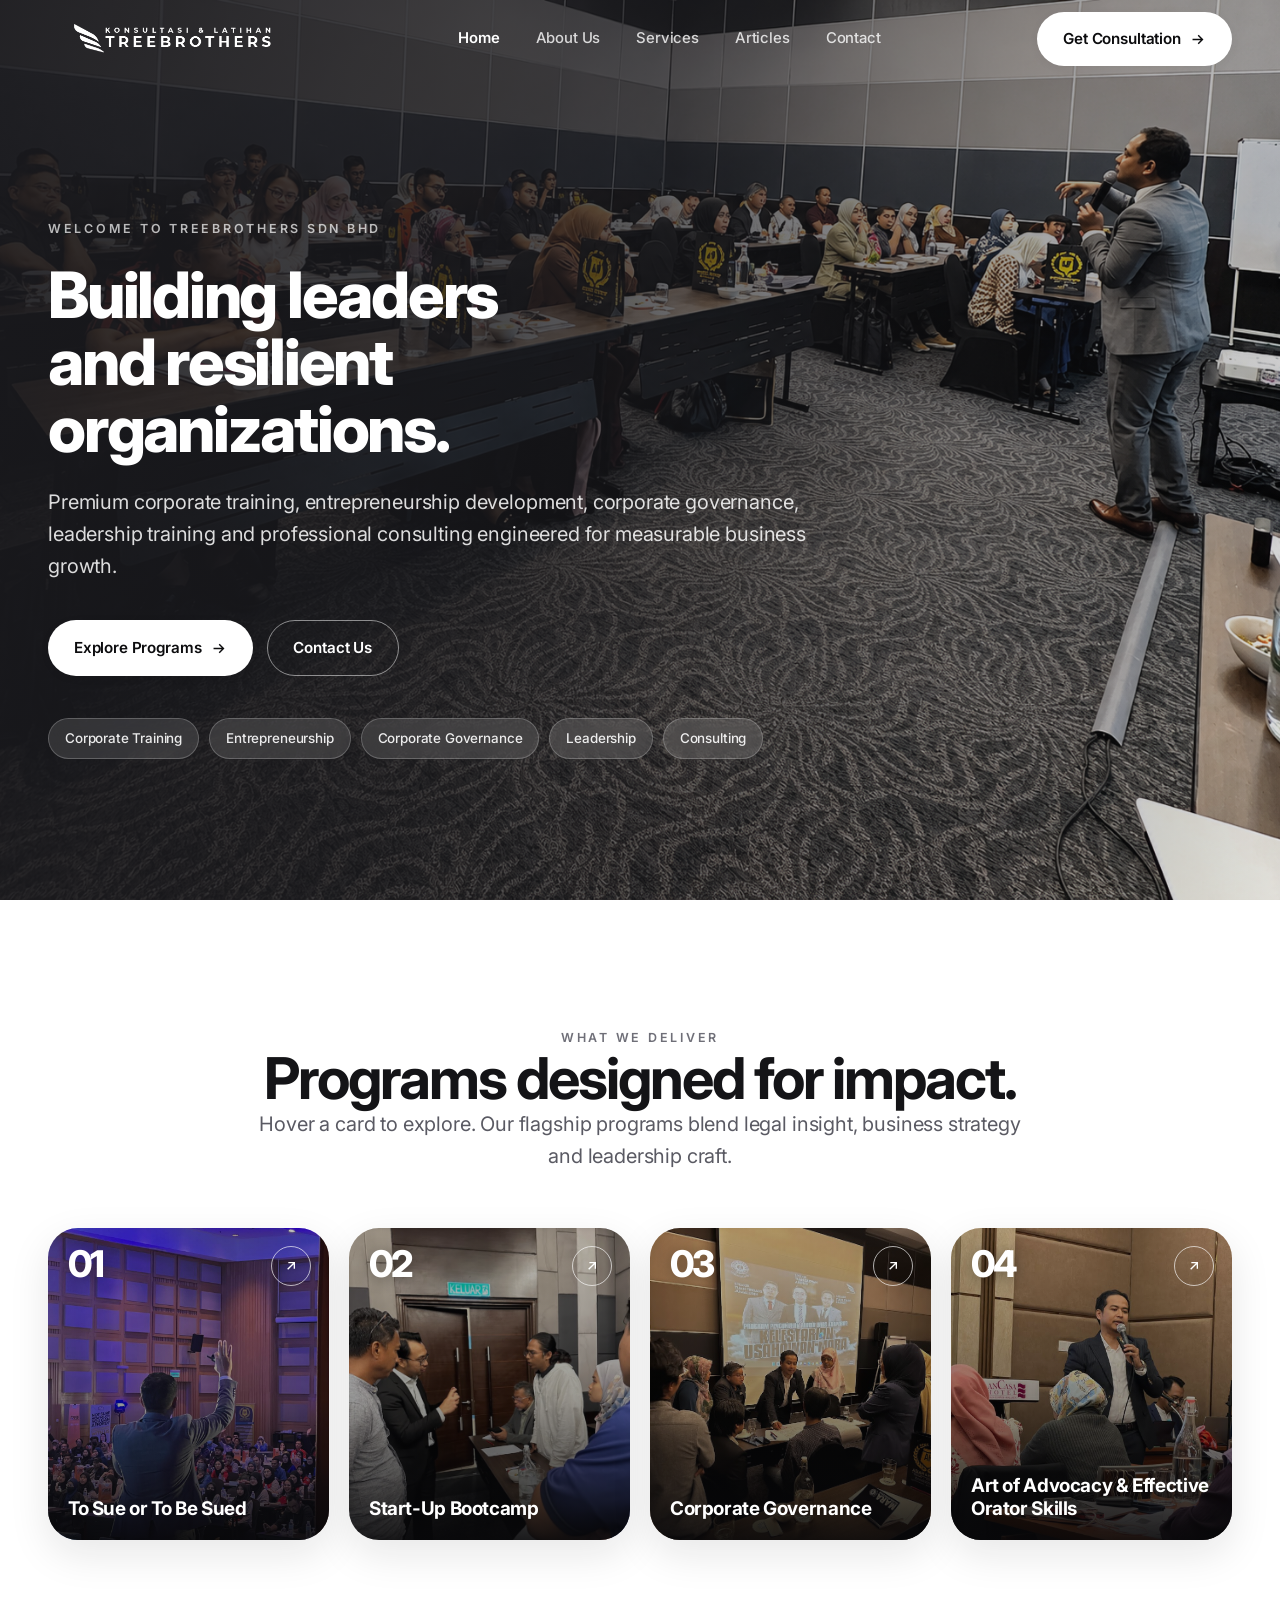
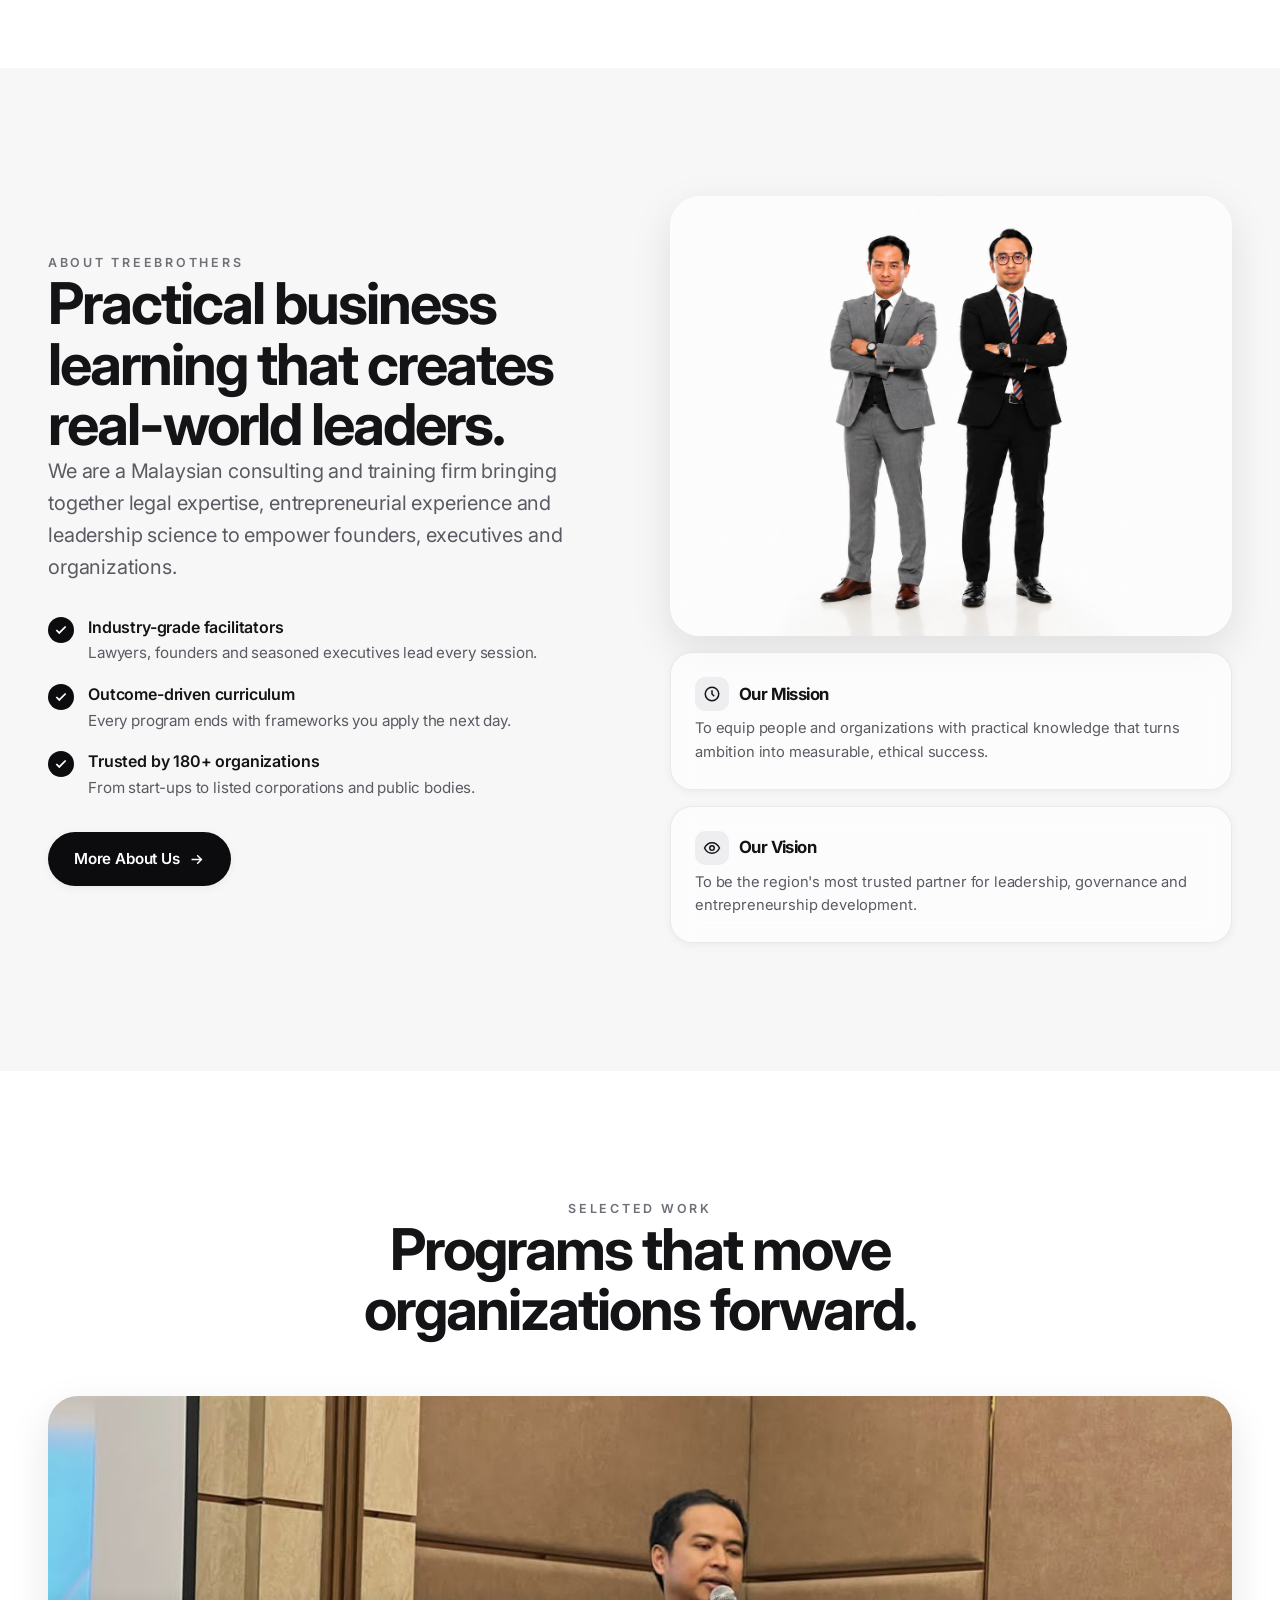
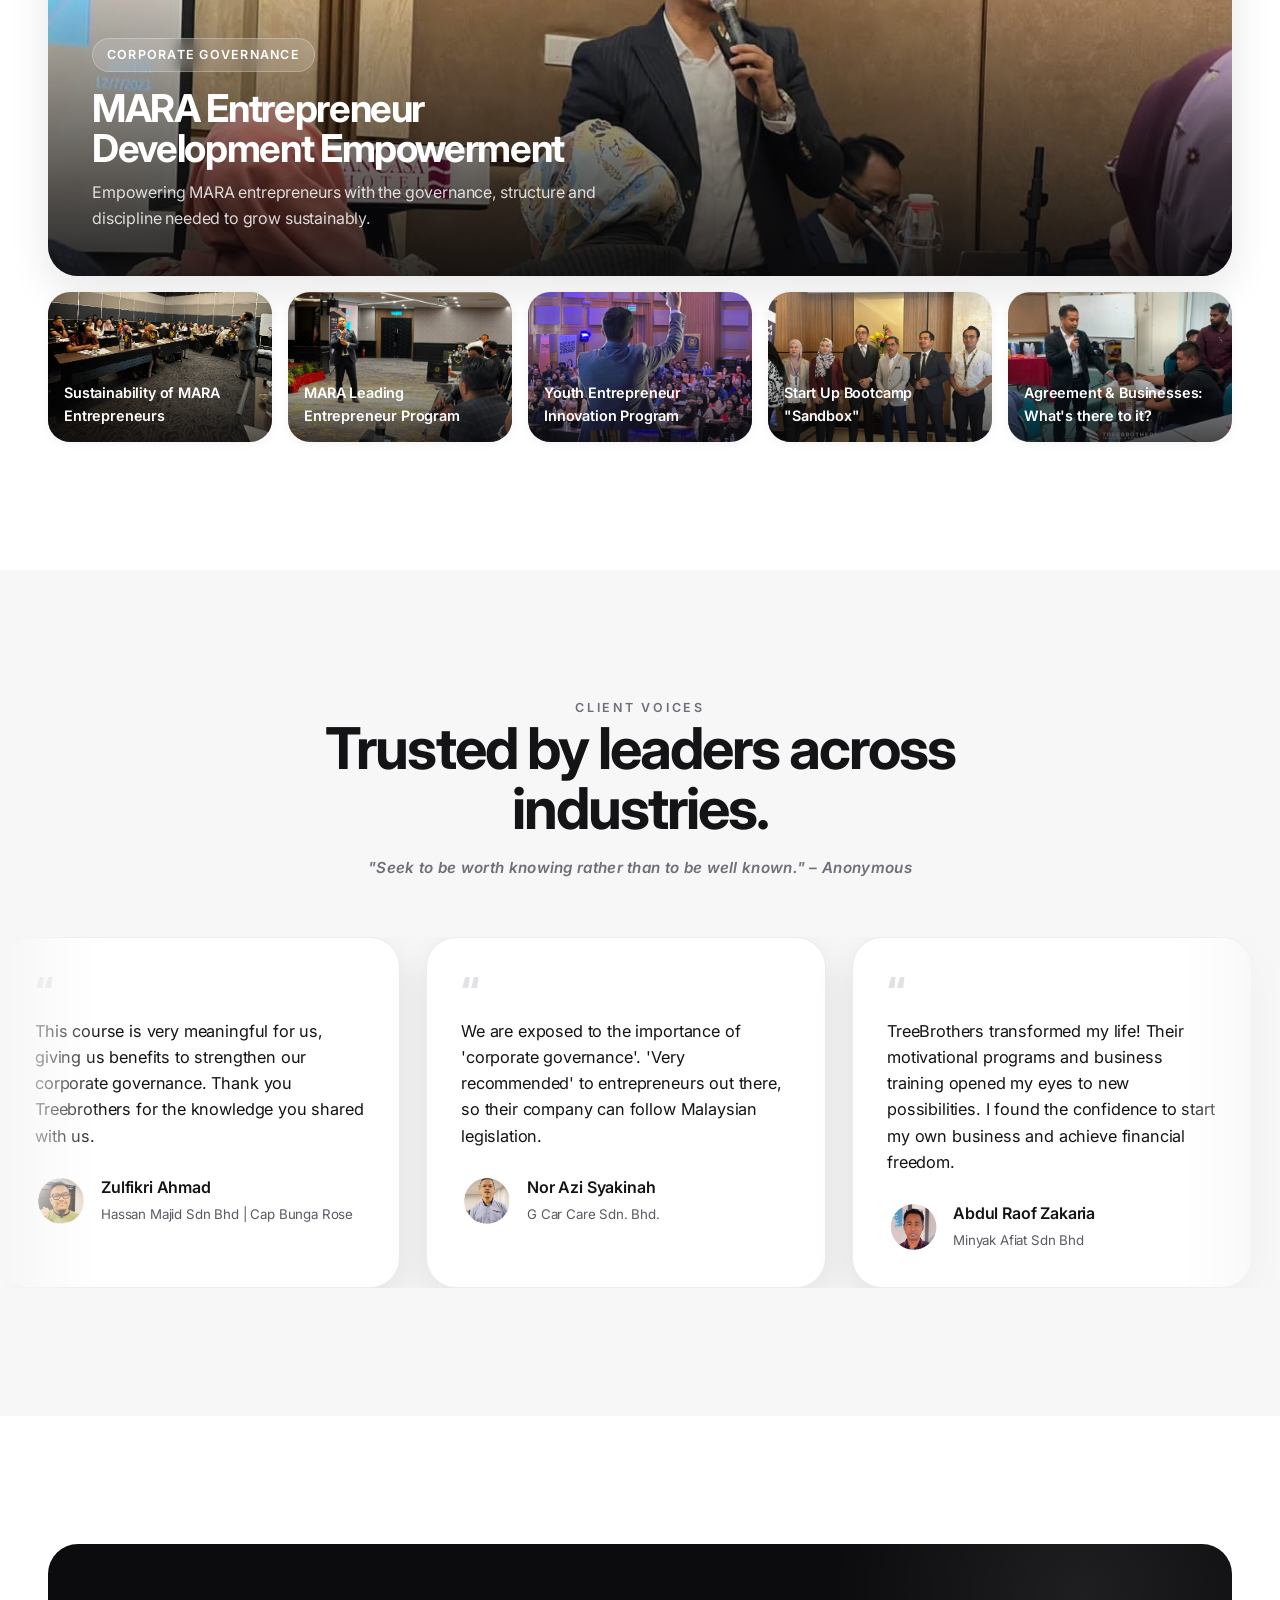
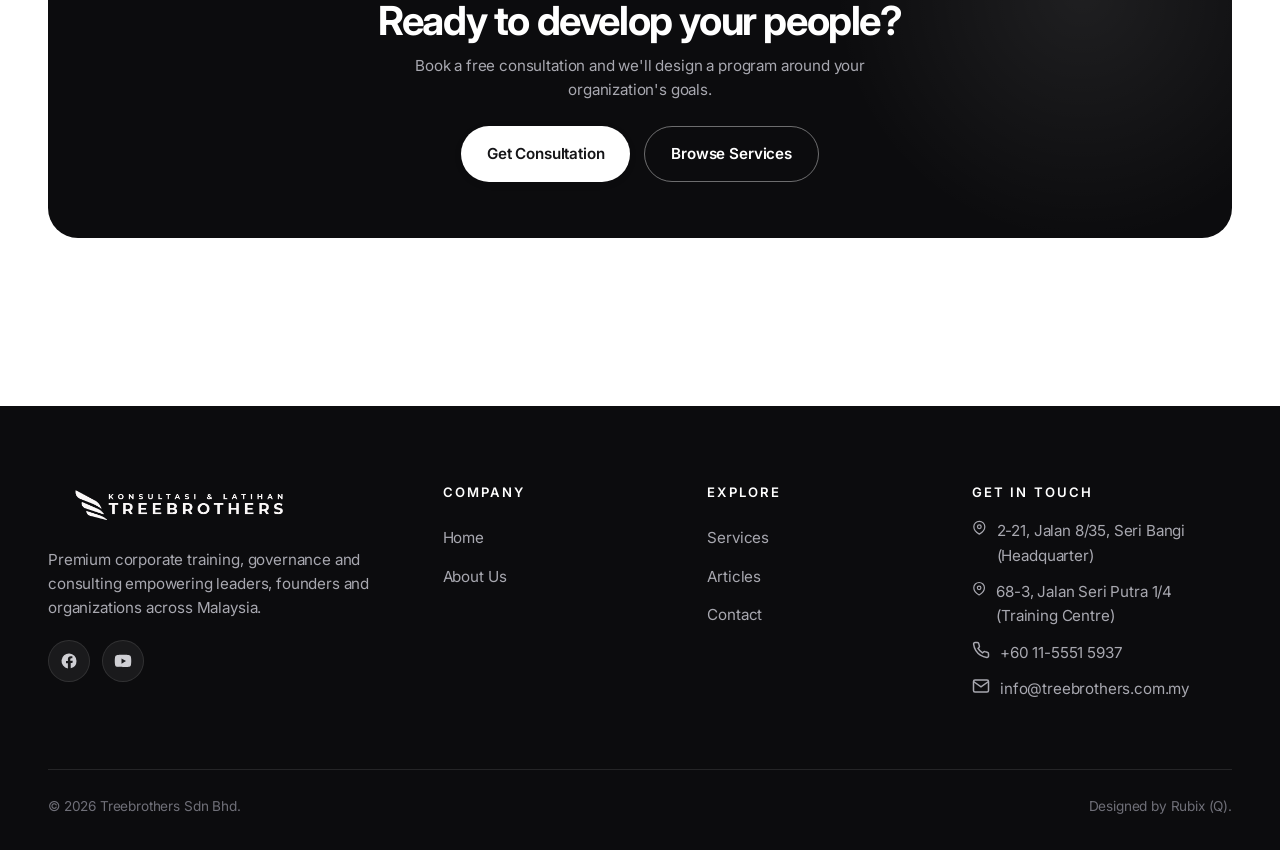
<file: index.html>
<!doctype html>
<html lang="en">
  <head>
    <meta charset="UTF-8" />
    <meta name="viewport" content="width=device-width, initial-scale=1.0" />
    <title>Tree Brothers Sdn Bhd | Corporate Training and Consulting Malaysia</title>
    <meta name="description" content="Tree Brothers Sdn Bhd delivers premium corporate training, entrepreneurship development, corporate governance and leadership programs across Malaysia." />
    <link rel="canonical" href="https://treebrothers.com.my/" />
    <link rel="icon" type="image/png" href="image/logobro.png" />
    <meta name="theme-color" content="#0c0c0e" />
    <meta property="og:type" content="website" />
    <meta property="og:site_name" content="Tree Brothers Sdn Bhd" />
    <meta property="og:title" content="Tree Brothers Sdn Bhd | Corporate Training and Consulting Malaysia" />
    <meta property="og:description" content="Tree Brothers Sdn Bhd delivers premium corporate training, entrepreneurship development, corporate governance and leadership programs across Malaysia." />
    <meta property="og:url" content="https://treebrothers.com.my/" />
    <meta property="og:image" content="https://treebrothers.com.my/image/wall.jpg" />
    <meta name="twitter:card" content="summary_large_image" />
    <meta name="twitter:title" content="Tree Brothers Sdn Bhd | Corporate Training and Consulting Malaysia" />
    <meta name="twitter:description" content="Tree Brothers Sdn Bhd delivers premium corporate training, entrepreneurship development, corporate governance and leadership programs across Malaysia." />
    <meta name="twitter:image" content="https://treebrothers.com.my/image/wall.jpg" />
    <link rel="preconnect" href="https://fonts.googleapis.com" />
    <link rel="preconnect" href="https://fonts.gstatic.com" crossorigin />
    <link
      href="https://fonts.googleapis.com/css2?family=Inter:wght@400;500;600;700;800&display=swap"
      rel="stylesheet"
    />
    <link rel="stylesheet" href="style.css" />
      <script type="application/ld+json">
      {
        "@context": "https://schema.org",
        "@type": "ProfessionalService",
        "name": "Tree Brothers Sdn Bhd",
        "description": "Premium corporate training, entrepreneurship, corporate governance and consulting in Malaysia.",
        "url": "https://treebrothers.com.my",
        "logo": "https://treebrothers.com.my/image/logobro.png",
        "image": "https://treebrothers.com.my/image/wall.jpg",
        "email": "info@treebrothers.com.my",
        "telephone": "+60109872029",
        "address": {
          "@type": "PostalAddress",
          "streetAddress": "2-21, Jalan 8/35, Seri Bangi",
          "addressLocality": "Bangi",
          "addressRegion": "Selangor",
          "postalCode": "43650",
          "addressCountry": "MY"
        },
        "sameAs": [
          "https://web.facebook.com/treebros.sb",
          "https://www.youtube.com/@treebrotherstrainingconsul187"
        ]
      }
    </script>
  </head>
  <body>
    <!-- ===================== NAVBAR ===================== -->
    <header class="nav nav-over-dark">
      <div class="nav-inner">
        <a href="index.html" class="nav-logo"
          ><img src="image/logobro.png" alt="Treebrothers Sdn Bhd"
        /></a>
        <nav class="nav-menu">
          <a href="index.html" class="active">Home</a>
          <a href="about.html">About Us</a>
          <a href="services.html">Services</a>
          <a href="articles.html">Articles</a>
          <a href="contact.html">Contact</a>
        </nav>
        <div class="nav-actions">
          <a href="contact.html" class="btn btn-dark btn-consult"
            >Get Consultation
            <svg
              viewBox="0 0 24 24"
              fill="none"
              stroke="currentColor"
              stroke-width="2"
            >
              <path d="M5 12h14M13 6l6 6-6 6" />
            </svg>
          </a>
          <button class="nav-toggle" aria-label="Menu">
            <span></span><span></span><span></span>
          </button>
        </div>
      </div>
    </header>

    <!-- ===================== HERO ===================== -->
    <section class="hero">
      <div class="hero-bg">
        <img
          src="image/(N)portfolio2.png"
          alt="Corporate training and consulting session"
        />
      </div>
      <div class="container">
        <div class="hero-content">
          <p class="eyebrow">Welcome to TREEBROTHERS Sdn Bhd</p>
          <h1 class="display">
            Building leaders<br />and resilient<br />organizations.
          </h1>
          <p class="lead">
            Premium corporate training, entrepreneurship development, corporate
            governance, leadership training and professional consulting
            engineered for measurable business growth.
          </p>
          <div class="hero-cta">
            <a href="services.html" class="btn btn-dark"
              >Explore Programs
              <svg
                viewBox="0 0 24 24"
                fill="none"
                stroke="currentColor"
                stroke-width="2"
              >
                <path d="M5 12h14M13 6l6 6-6 6" />
              </svg>
            </a>
            <a href="contact.html" class="btn btn-outline">Contact Us</a>
          </div>
          <div class="hero-tags">
            <span>Corporate Training</span>
            <span>Entrepreneurship</span>
            <span>Corporate Governance</span>
            <span>Leadership</span>
            <span>Consulting</span>
          </div>
        </div>
      </div>
    </section>

    <!-- ===================== SERVICES — EXPANDING CARDS ===================== -->
    <section class="section-pad">
      <div class="container">
        <div class="section-head center reveal" style="max-width: none">
          <p class="eyebrow">What we deliver</p>
          <h2 class="h-xl">Programs designed for impact.</h2>
          <p class="lead center" style="margin-inline: auto">
            Hover a card to explore. Our flagship programs blend legal insight,
            business strategy and leadership craft.
          </p>
        </div>
        <div class="svc-cards reveal">
          <a class="svc-c" href="services.html">
            <img src="image/service1.jpg" alt="To Sue or To Be Sued" />
            <span class="svc-c-num">01</span>
            <span class="svc-c-arrow"
              ><svg
                viewBox="0 0 24 24"
                fill="none"
                stroke="currentColor"
                stroke-width="2"
              >
                <path d="M7 17 17 7M8 7h9v9" /></svg
            ></span>
            <div class="svc-c-body">
              <h3>To Sue or To Be Sued</h3>
              <p>
                Litigation literacy for founders and executives&mdash;know your
                rights, risks, and remedies before disputes escalate.
              </p>
            </div>
          </a>
          <a class="svc-c" href="services.html">
            <img src="image/service2.png" alt="Start-Up Bootcamp" />
            <span class="svc-c-num">02</span>
            <span class="svc-c-arrow"
              ><svg
                viewBox="0 0 24 24"
                fill="none"
                stroke="currentColor"
                stroke-width="2"
              >
                <path d="M7 17 17 7M8 7h9v9" /></svg
            ></span>
            <div class="svc-c-body">
              <h3>Start-Up Bootcamp</h3>
              <p>
                From idea to traction&mdash;validation, business models, funding
                and go-to-market execution in one intensive sprint.
              </p>
            </div>
          </a>
          <a class="svc-c" href="services.html">
            <img src="image/service3.png" alt="Corporate Governance" />
            <span class="svc-c-num">03</span>
            <span class="svc-c-arrow"
              ><svg
                viewBox="0 0 24 24"
                fill="none"
                stroke="currentColor"
                stroke-width="2"
              >
                <path d="M7 17 17 7M8 7h9v9" /></svg
            ></span>
            <div class="svc-c-body">
              <h3>Corporate Governance</h3>
              <p>
                Board-level governance, compliance and ethics that protect
                stakeholders and strengthen organizational trust.
              </p>
            </div>
          </a>
          <a class="svc-c" href="services.html">
            <img
              src="image/portfolio.jpeg"
              alt="Art of Advocacy &amp; Effective Orator Skills"
            />
            <span class="svc-c-num">04</span>
            <span class="svc-c-arrow"
              ><svg
                viewBox="0 0 24 24"
                fill="none"
                stroke="currentColor"
                stroke-width="2"
              >
                <path d="M7 17 17 7M8 7h9v9" /></svg
            ></span>
            <div class="svc-c-body">
              <h3>Art of Advocacy &amp; Effective Orator Skills</h3>
              <p>
                Command any room with persuasive communication, courtroom-grade
                advocacy and executive presence.
              </p>
            </div>
          </a>
        </div>
      </div>
    </section>

    <!-- ===================== ABOUT PREVIEW ===================== -->
    <section class="section-pad bg-grey">
      <div class="container">
        <div class="about-grid">
          <div class="reveal">
            <p class="eyebrow">About Treebrothers</p>
            <h2 class="h-xl">
              Practical business learning that creates real-world leaders.
            </h2>
            <p class="lead">
              We are a Malaysian consulting and training firm bringing together
              legal expertise, entrepreneurial experience and leadership science
              to empower founders, executives and organizations.
            </p>
            <ul class="about-points">
              <li>
                <span class="tick"
                  ><svg
                    viewBox="0 0 24 24"
                    fill="none"
                    stroke="currentColor"
                    stroke-width="3"
                  >
                    <path d="M20 6 9 17l-5-5" /></svg
                ></span>
                <div>
                  <strong>Industry-grade facilitators</strong
                  ><span class="txt"
                    >Lawyers, founders and seasoned executives lead every
                    session.</span
                  >
                </div>
              </li>
              <li>
                <span class="tick"
                  ><svg
                    viewBox="0 0 24 24"
                    fill="none"
                    stroke="currentColor"
                    stroke-width="3"
                  >
                    <path d="M20 6 9 17l-5-5" /></svg
                ></span>
                <div>
                  <strong>Outcome-driven curriculum</strong
                  ><span class="txt"
                    >Every program ends with frameworks you apply the next
                    day.</span
                  >
                </div>
              </li>
              <li>
                <span class="tick"
                  ><svg
                    viewBox="0 0 24 24"
                    fill="none"
                    stroke="currentColor"
                    stroke-width="3"
                  >
                    <path d="M20 6 9 17l-5-5" /></svg
                ></span>
                <div>
                  <strong>Trusted by 180+ organizations</strong
                  ><span class="txt"
                    >From start-ups to listed corporations and public
                    bodies.</span
                  >
                </div>
              </li>
            </ul>
            <a href="about.html" class="btn btn-dark"
              >More About Us
              <svg
                viewBox="0 0 24 24"
                fill="none"
                stroke="currentColor"
                stroke-width="2"
              >
                <path d="M5 12h14M13 6l6 6-6 6" />
              </svg>
            </a>
          </div>
          <div class="about-visual reveal">
            <img src="image/(N)speaker.png" alt="Treebrothers team" />
            <div class="mv-cards">
              <div class="mv-card">
                <h4>
                  <span class="ico"
                    ><svg
                      viewBox="0 0 24 24"
                      fill="none"
                      stroke="currentColor"
                      stroke-width="2"
                    >
                      <circle cx="12" cy="12" r="9" />
                      <path d="M12 7v5l3 3" /></svg></span
                  >Our Mission
                </h4>
                <p>
                  To equip people and organizations with practical knowledge
                  that turns ambition into measurable, ethical success.
                </p>
              </div>
              <div class="mv-card">
                <h4>
                  <span class="ico"
                    ><svg
                      viewBox="0 0 24 24"
                      fill="none"
                      stroke="currentColor"
                      stroke-width="2"
                    >
                      <path
                        d="M2 12s3.5-7 10-7 10 7 10 7-3.5 7-10 7S2 12 2 12Z"
                      />
                      <circle cx="12" cy="12" r="3" /></svg></span
                  >Our Vision
                </h4>
                <p>
                  To be the region's most trusted partner for leadership,
                  governance and entrepreneurship development.
                </p>
              </div>
            </div>
          </div>
        </div>
      </div>
    </section>

    <!-- ===================== PORTFOLIO PREVIEW ===================== -->
    <section class="section-pad">
      <div class="container">
        <div class="section-head center reveal">
          <p class="eyebrow">Selected work</p>
          <h2 class="h-xl">Programs that move organizations forward.</h2>
        </div>
        <div class="reveal">
          <div class="pf-featured" data-featured>
            <img src="image/portfolio.jpeg" alt="" />
            <div class="pf-featured-body">
              <span class="tag">Corporate Governance</span>
              <h3>MARA Entrepreneur Development Empowerment</h3>
              <p>Empowering MARA entrepreneurs with the governance, structure and discipline needed to grow sustainably.</p>
            </div>
          </div>
          <div class="pf-thumbs">
            <div class="pf-thumb" data-img="image/portfolio2.png" data-tag="Corporate Governance" data-title="Sustainability of MARA Entrepreneurs" data-desc="Building resilient, long-lasting and compliant MARA businesses through sound governance practices.">
              <img src="image/portfolio2.png" alt="" /><span>Sustainability of MARA Entrepreneurs</span>
            </div>
            <div class="pf-thumb" data-img="image/portfolio3.png" data-tag="Lift Up, Fund Raising" data-title="MARA Leading Entrepreneur Program" data-desc="Helping leading entrepreneurs scale through funding readiness, strategy and investor engagement.">
              <img src="image/portfolio3.png" alt="" /><span>MARA Leading Entrepreneur Program</span>
            </div>
            <div class="pf-thumb" data-img="image/portfolio4.png" data-tag="R.I.S.E Program" data-title="Youth Entrepreneur Innovation Program" data-desc="A youth program blending religious values, innovation, skills and entrepreneurship to spark new ventures.">
              <img src="image/portfolio4.png" alt="" /><span>Youth Entrepreneur Innovation Program</span>
            </div>
            <div class="pf-thumb" data-img="image/portfolio5.jpg" data-tag="Corporate Governance" data-title="Start Up Bootcamp &quot;Sandbox&quot;" data-desc="A hands-on sandbox where founders validate, model and launch their startup ideas.">
              <img src="image/portfolio5.jpg" alt="" /><span>Start Up Bootcamp &quot;Sandbox&quot;</span>
            </div>
            <div class="pf-thumb" data-img="image/portfolio6.jpg" data-tag="To Sue or To Be Sued" data-title="Agreement &amp; Businesses: What's there to it?" data-desc="Understanding contracts, agreements and legal exposure so business owners can act with confidence.">
              <img src="image/portfolio6.jpg" alt="" /><span>Agreement &amp; Businesses: What's there to it?</span>
            </div>
          </div></div>
      </div>
    </section>

    <!-- ===================== TESTIMONIALS ===================== -->
    <section class="section-pad bg-grey">
      <div class="container">
        <div class="section-head center reveal">
          <p class="eyebrow">Client voices</p>
          <h2 class="h-xl">Trusted by leaders across industries.</h2>
          <p
            class="eyebrow"
            style="
              margin-top: 18px;
              text-transform: none;
              font-style: italic;
              letter-spacing: 0.02em;
              font-size: 0.95rem;
            "
          >
            "Seek to be worth knowing rather than to be well known." – Anonymous
          </p>
        </div>
      </div>
      <div class="testi-wrap reveal">
        <div class="testi-track">
          <!-- set A -->
          <article class="testi-card">
            <div class="testi-quote">“</div>
            <p class="testi-text">
              This course is very meaningful for us, giving us benefits to
              strengthen our corporate governance. Thank you Treebrothers for
              the knowledge you shared with us.
            </p>
            <div class="testi-person">
              <img src="image/reviews.png" alt="Zulfikri Ahmad" />
              <div>
                <strong>Zulfikri Ahmad</strong
                ><small>Hassan Majid Sdn Bhd | Cap Bunga Rose</small>
              </div>
            </div>
          </article>
          <article class="testi-card">
            <div class="testi-quote">“</div>
            <p class="testi-text">
              We are exposed to the importance of 'corporate governance'. 'Very
              recommended' to entrepreneurs out there, so their company can
              follow Malaysian legislation.
            </p>
            <div class="testi-person">
              <img src="image/reviews2.png" alt="Nor Azi Syakinah" />
              <div>
                <strong>Nor Azi Syakinah</strong
                ><small>G Car Care Sdn. Bhd.</small>
              </div>
            </div>
          </article>
          <article class="testi-card">
            <div class="testi-quote">“</div>
            <p class="testi-text">
              TreeBrothers transformed my life! Their motivational programs and
              business training opened my eyes to new possibilities. I found the
              confidence to start my own business and achieve financial freedom.
            </p>
            <div class="testi-person">
              <img src="image/reviews3.png" alt="Abdul Raof Zakaria" />
              <div>
                <strong>Abdul Raof Zakaria</strong
                ><small>Minyak Afiat Sdn Bhd</small>
              </div>
            </div>
          </article>
          <article class="testi-card">
            <div class="testi-quote">“</div>
            <p class="testi-text">
              I can't thank TreeBrothers enough! Their personalized consultancy
              sessions were a game-changer for my career. They helped me tap
              into my hidden potential, and now I'm on the path to
              self-fulfillment and success.
            </p>
            <div class="testi-person">
              <img src="image/reviews4.png" alt="Azizol Adam" />
              <div><strong>Azizol Adam</strong><small>AZ Tune</small></div>
            </div>
          </article>
          <article class="testi-card">
            <div class="testi-quote">“</div>
            <p class="testi-text">
              TreeBrothers is the key to unlocking your true potential. Their
              programs are a revelation. Thanks to them, I've discovered my
              inner entrepreneur and am on my way to achieving my dreams.
            </p>
            <div class="testi-person">
              <img src="image/reviews5.png" alt="Azhari Adam" />
              <div>
                <strong>Azhari Adam</strong><small>Railway Services</small>
              </div>
            </div>
          </article>
          <!-- duplicate for seamless loop -->
          <article class="testi-card">
            <div class="testi-quote">“</div>
            <p class="testi-text">
              This course is very meaningful for us, giving us benefits to
              strengthen our corporate governance. Thank you Treebrothers for
              the knowledge you shared with us.
            </p>
            <div class="testi-person">
              <img src="image/reviews.png" alt="Zulfikri Ahmad" />
              <div>
                <strong>Zulfikri Ahmad</strong
                ><small>Hassan Majid Sdn Bhd | Cap Bunga Rose</small>
              </div>
            </div>
          </article>
          <article class="testi-card">
            <div class="testi-quote">“</div>
            <p class="testi-text">
              We are exposed to the importance of 'corporate governance'. 'Very
              recommended' to entrepreneurs out there, so their company can
              follow Malaysian legislation.
            </p>
            <div class="testi-person">
              <img src="image/reviews2.png" alt="Nor Azi Syakinah" />
              <div>
                <strong>Nor Azi Syakinah</strong
                ><small>G Car Care Sdn. Bhd.</small>
              </div>
            </div>
          </article>
          <article class="testi-card">
            <div class="testi-quote">“</div>
            <p class="testi-text">
              TreeBrothers transformed my life! Their motivational programs and
              business training opened my eyes to new possibilities. I found the
              confidence to start my own business and achieve financial freedom.
            </p>
            <div class="testi-person">
              <img src="image/reviews3.png" alt="Abdul Raof Zakaria" />
              <div>
                <strong>Abdul Raof Zakaria</strong
                ><small>Minyak Afiat Sdn Bhd</small>
              </div>
            </div>
          </article>
          <article class="testi-card">
            <div class="testi-quote">“</div>
            <p class="testi-text">
              I can't thank TreeBrothers enough! Their personalized consultancy
              sessions were a game-changer for my career. They helped me tap
              into my hidden potential, and now I'm on the path to
              self-fulfillment and success.
            </p>
            <div class="testi-person">
              <img src="image/reviews4.png" alt="Azizol Adam" />
              <div><strong>Azizol Adam</strong><small>AZ Tune</small></div>
            </div>
          </article>
          <article class="testi-card">
            <div class="testi-quote">“</div>
            <p class="testi-text">
              TreeBrothers is the key to unlocking your true potential. Their
              programs are a revelation. Thanks to them, I've discovered my
              inner entrepreneur and am on my way to achieving my dreams.
            </p>
            <div class="testi-person">
              <img src="image/reviews5.png" alt="Azhari Adam" />
              <div>
                <strong>Azhari Adam</strong><small>Railway Services</small>
              </div>
            </div>
          </article>
        </div>
      </div>
    </section>

    <!-- ===================== CTA BAND ===================== -->
    <section class="section-pad">
      <div class="container">
        <div class="cta-band reveal">
          <h2 class="h-xl">Ready to develop your people?</h2>
          <p>
            Book a free consultation and we'll design a program around your
            organization's goals.
          </p>
          <div class="hero-cta">
            <a href="contact.html" class="btn btn-light">Get Consultation</a>
            <a
              href="services.html"
              class="btn btn-outline"
              style="color: #fff; border-color: rgba(255, 255, 255, 0.4)"
              >Browse Services</a
            >
          </div>
        </div>
      </div>
    </section>

    <!-- ===================== FOOTER ===================== -->
    <footer class="footer">
      <div class="container">
        <div class="footer-grid">
          <div class="footer-about">
            <div class="footer-logo">
              <img src="image/logobro-white.png" alt="Treebrothers Sdn Bhd" />
            </div>
            <p>
              Premium corporate training, governance and consulting empowering
              leaders, founders and organizations across Malaysia.
            </p>
            <div class="footer-social">
              <a
                href="https://web.facebook.com/treebros.sb?_rdc=1&amp;_rdr#"
                target="_blank"
                rel="noopener"
                aria-label="Facebook"
                ><svg viewBox="0 0 24 24" fill="currentColor">
                  <path
                    d="M22 12a10 10 0 1 0-11.5 9.9v-7H8v-2.9h2.5V9.5c0-2.5 1.5-3.9 3.8-3.9 1.1 0 2.2.2 2.2.2v2.5h-1.2c-1.2 0-1.6.8-1.6 1.6v1.9H17l-.4 2.9h-2.3v7A10 10 0 0 0 22 12Z"
                  /></svg
              ></a>
              <a
                href="https://www.youtube.com/@treebrotherstrainingconsul187"
                target="_blank"
                rel="noopener"
                aria-label="YouTube"
                ><svg viewBox="0 0 24 24" fill="currentColor">
                  <path
                    d="M23 12s0-3.8-.5-5.6a3 3 0 0 0-2.1-2.1C18.6 3.8 12 3.8 12 3.8s-6.6 0-8.4.5A3 3 0 0 0 1.5 6.4 31.6 31.6 0 0 0 1 12a31.6 31.6 0 0 0 .5 5.6 3 3 0 0 0 2.1 2.1c1.8.5 8.4.5 8.4.5s6.6 0 8.4-.5a3 3 0 0 0 2.1-2.1c.5-1.8.5-5.6.5-5.6Zm-13 3.5v-7l6 3.5Z"
                  /></svg
              ></a>
            </div>
          </div>
          <div>
            <h4>Company</h4>
            <div class="footer-links">
              <a href="index.html">Home</a>
              <a href="about.html">About Us</a>
            </div>
          </div>
          <div>
            <h4>Explore</h4>
            <div class="footer-links">
              <a href="services.html">Services</a>
              <a href="articles.html">Articles</a>
              <a href="contact.html">Contact</a>
            </div>
          </div>
          <div>
            <h4>Get in touch</h4>
            <ul class="footer-contact">
              <li>
                <svg
                  viewBox="0 0 24 24"
                  fill="none"
                  stroke="currentColor"
                  stroke-width="2"
                  width="18"
                  height="18"
                >
                  <path d="M21 10c0 7-9 12-9 12s-9-5-9-12a9 9 0 0 1 18 0Z" />
                  <circle cx="12" cy="10" r="3" /></svg
                >2-21, Jalan 8/35, Seri Bangi (Headquarter)
              </li>
              <li>
                <svg
                  viewBox="0 0 24 24"
                  fill="none"
                  stroke="currentColor"
                  stroke-width="2"
                  width="18"
                  height="18"
                >
                  <path d="M21 10c0 7-9 12-9 12s-9-5-9-12a9 9 0 0 1 18 0Z" />
                  <circle cx="12" cy="10" r="3" /></svg
                >68-3, Jalan Seri Putra 1/4 (Training Centre)
              </li>
              <li>
                <svg
                  viewBox="0 0 24 24"
                  fill="none"
                  stroke="currentColor"
                  stroke-width="2"
                  width="18"
                  height="18"
                >
                  <path
                    d="M22 16.9v3a2 2 0 0 1-2.2 2 19.8 19.8 0 0 1-8.6-3 19.5 19.5 0 0 1-6-6 19.8 19.8 0 0 1-3-8.6A2 2 0 0 1 4.1 2h3a2 2 0 0 1 2 1.7c.1 1 .4 1.9.7 2.8a2 2 0 0 1-.5 2.1L8.1 9.9a16 16 0 0 0 6 6l1.3-1.3a2 2 0 0 1 2.1-.4c.9.3 1.8.6 2.8.7a2 2 0 0 1 1.7 2Z"
                  /></svg
                >+60 11-5551 5937
              </li>
              <li>
                <svg
                  viewBox="0 0 24 24"
                  fill="none"
                  stroke="currentColor"
                  stroke-width="2"
                  width="18"
                  height="18"
                >
                  <rect x="2" y="4" width="20" height="16" rx="2" />
                  <path d="m2 6 10 7L22 6" /></svg
                >info@treebrothers.com.my
              </li>
            </ul>
          </div>
        </div>
        <div class="footer-bottom">
          <span>© <span data-year>2026</span> Treebrothers Sdn Bhd.</span>
          <span>Designed by Rubix (Q).</span>
        </div>
      </div>
    </footer>

    <script src="script.js"></script>
  </body>
</html>
</file>
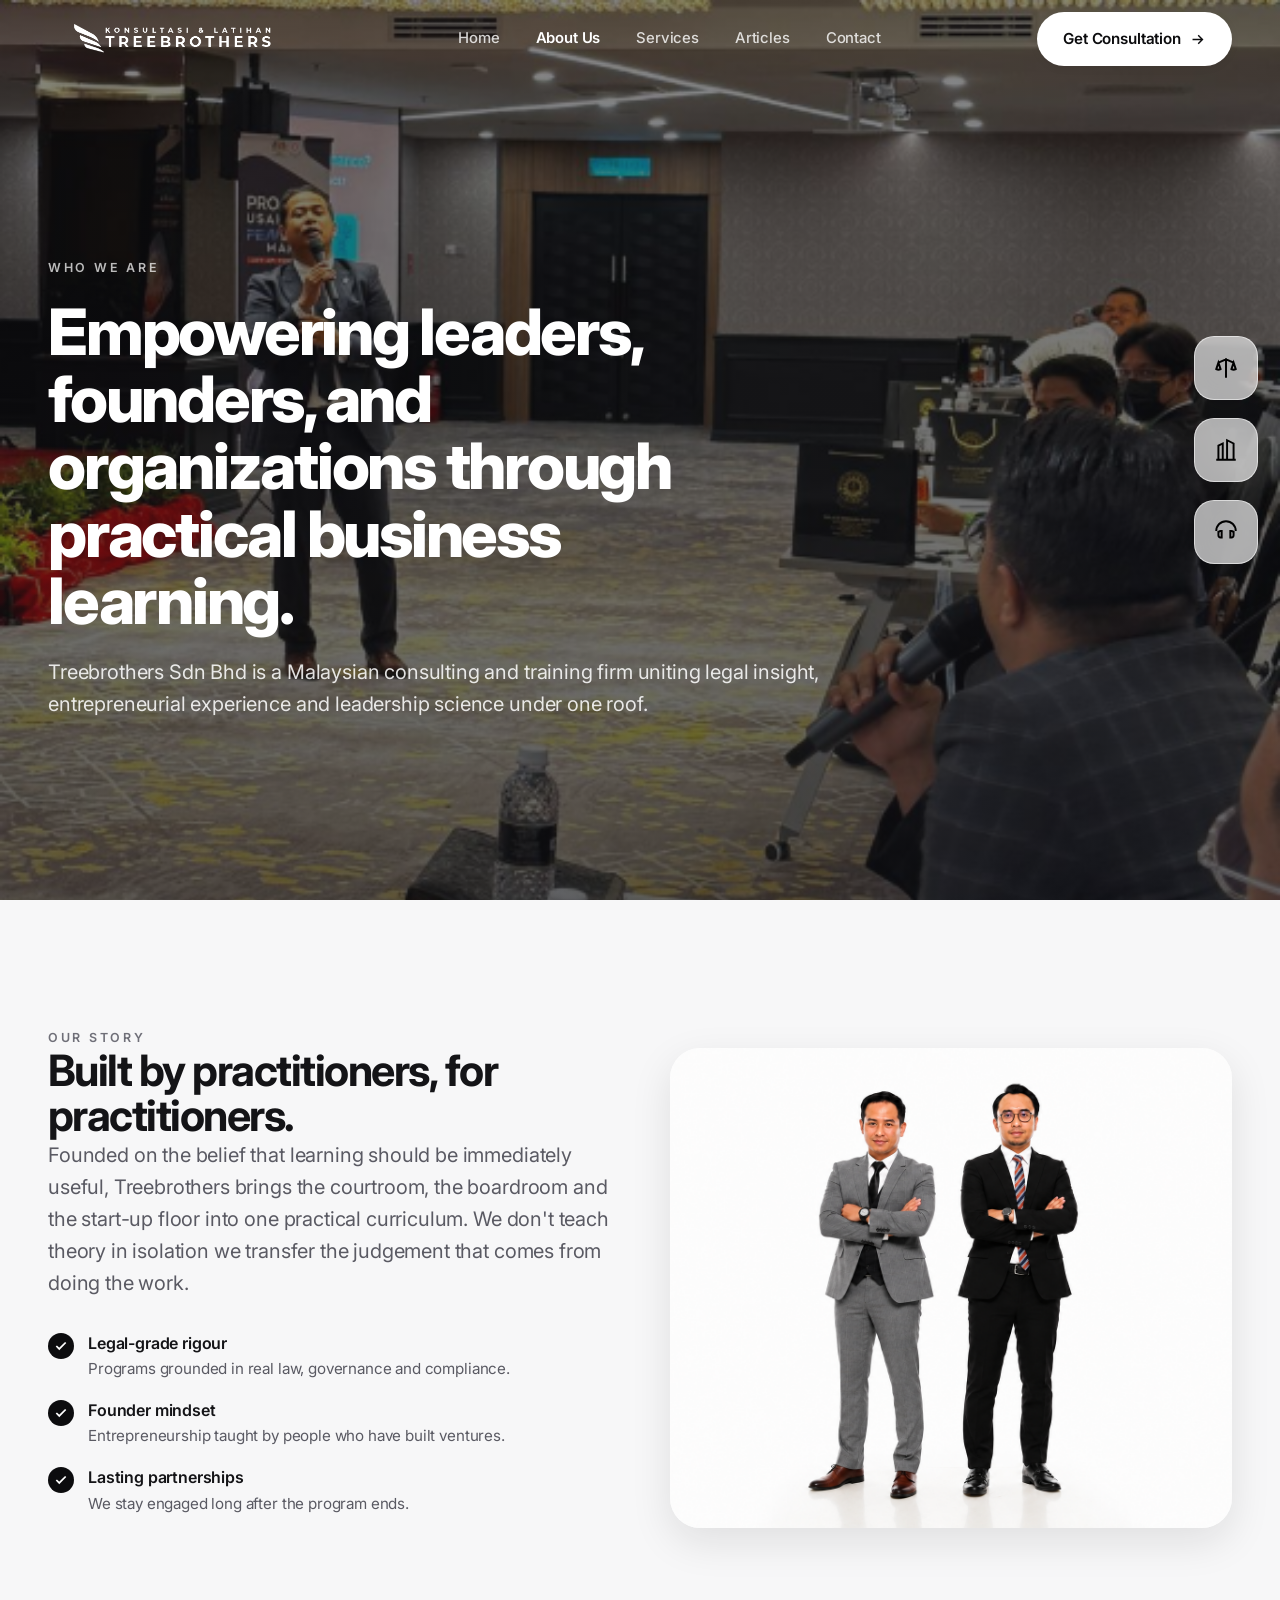
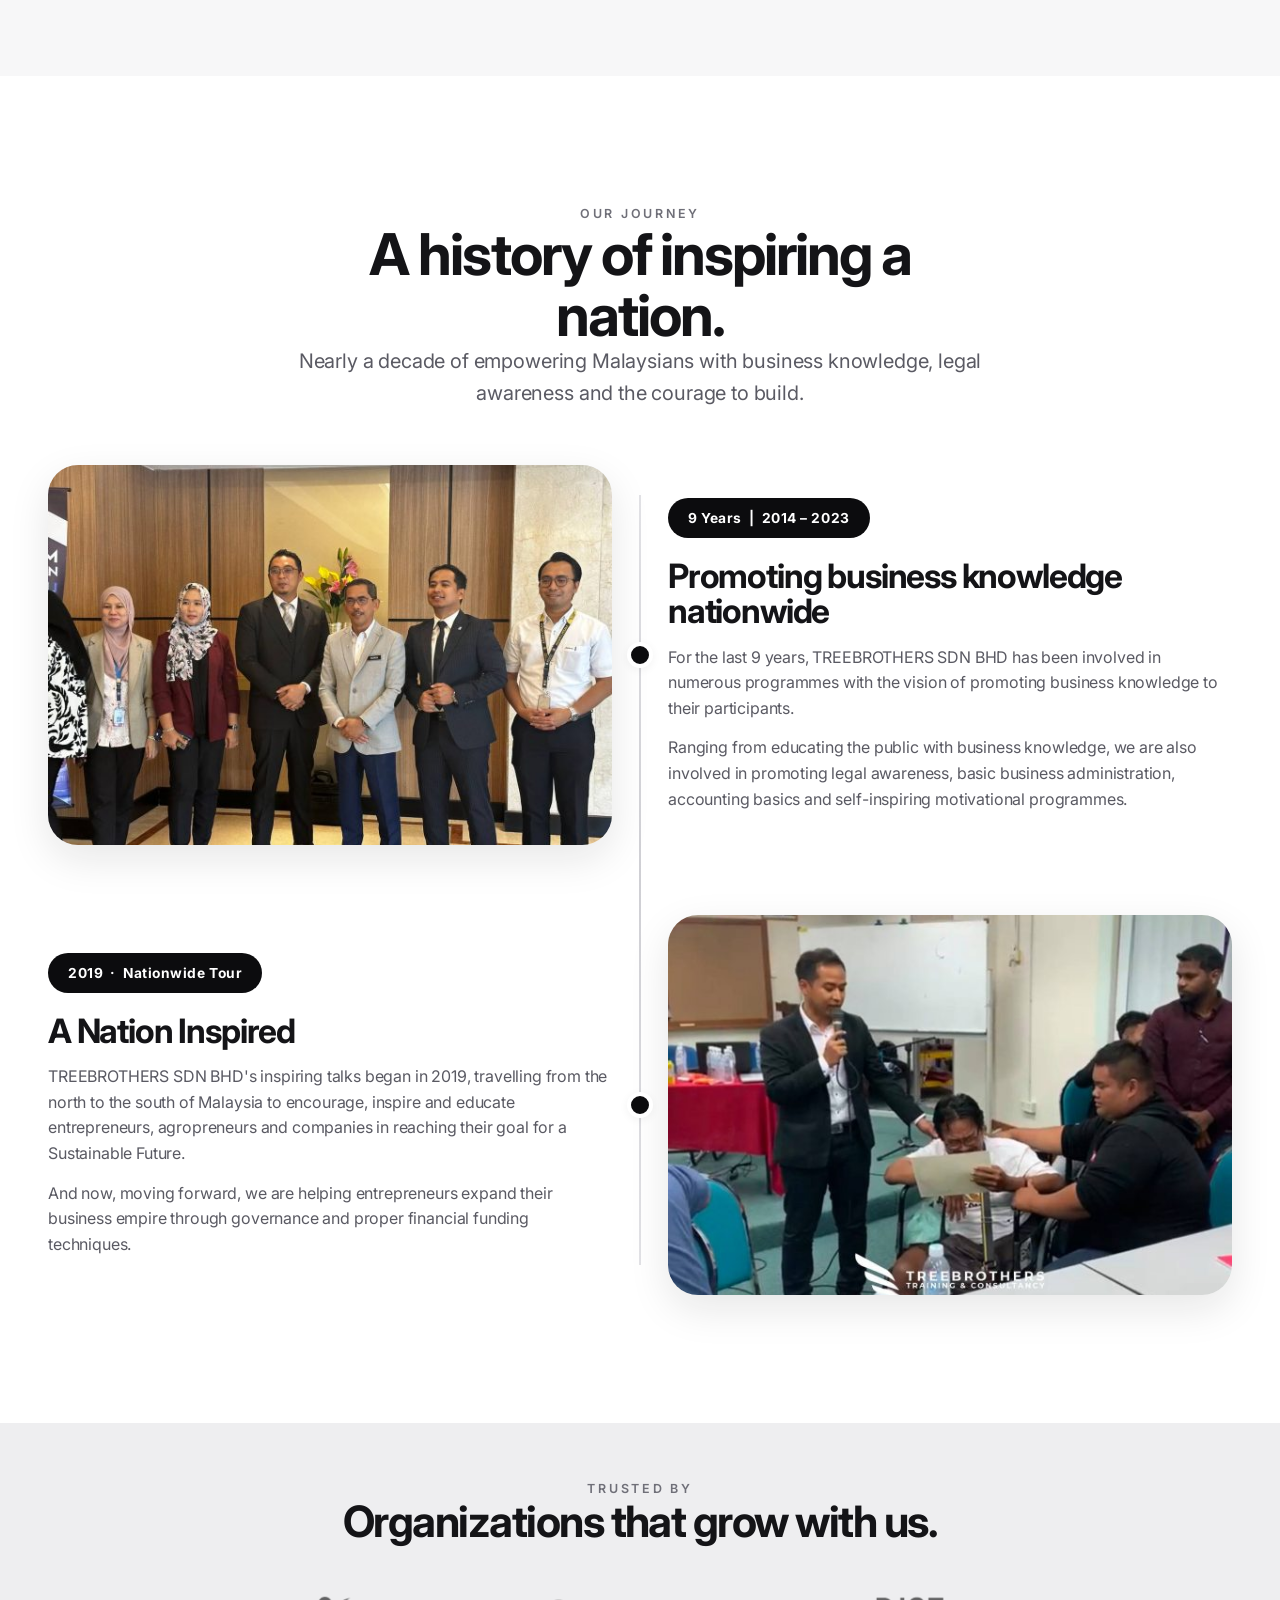
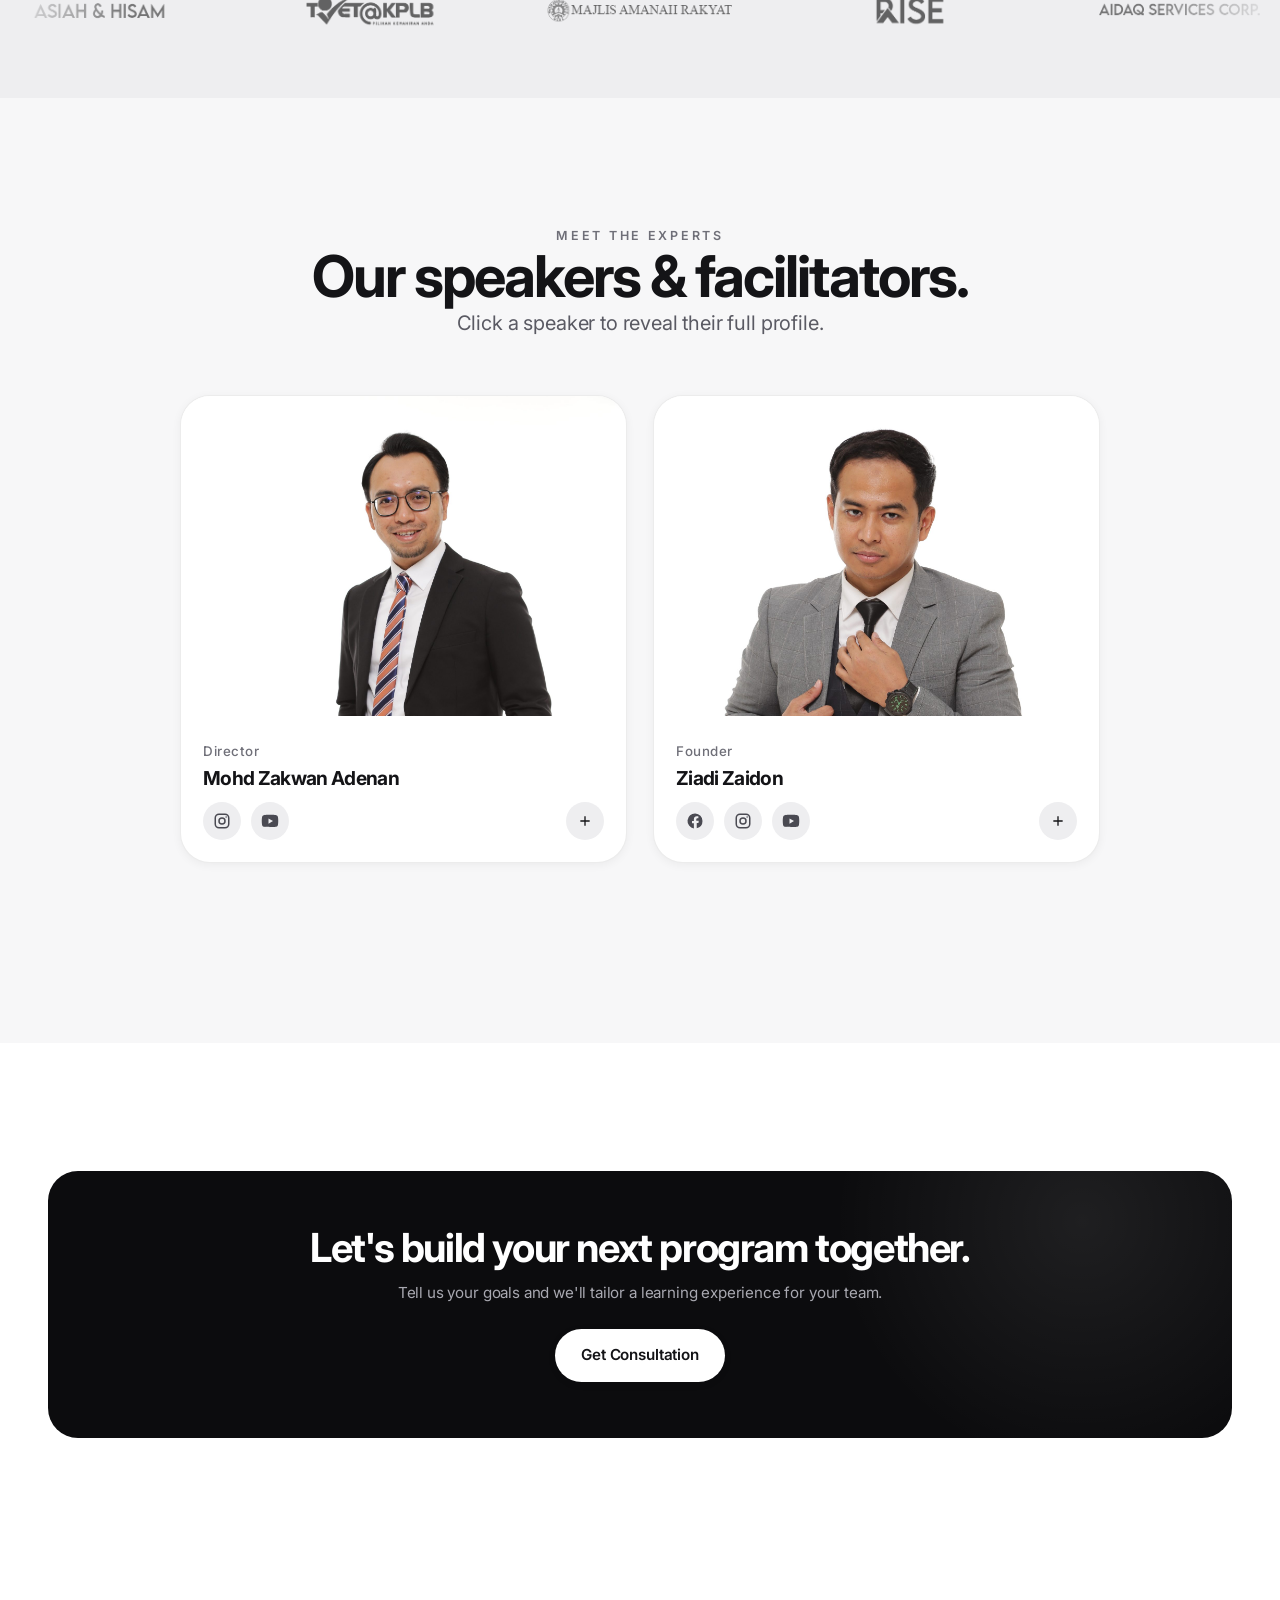
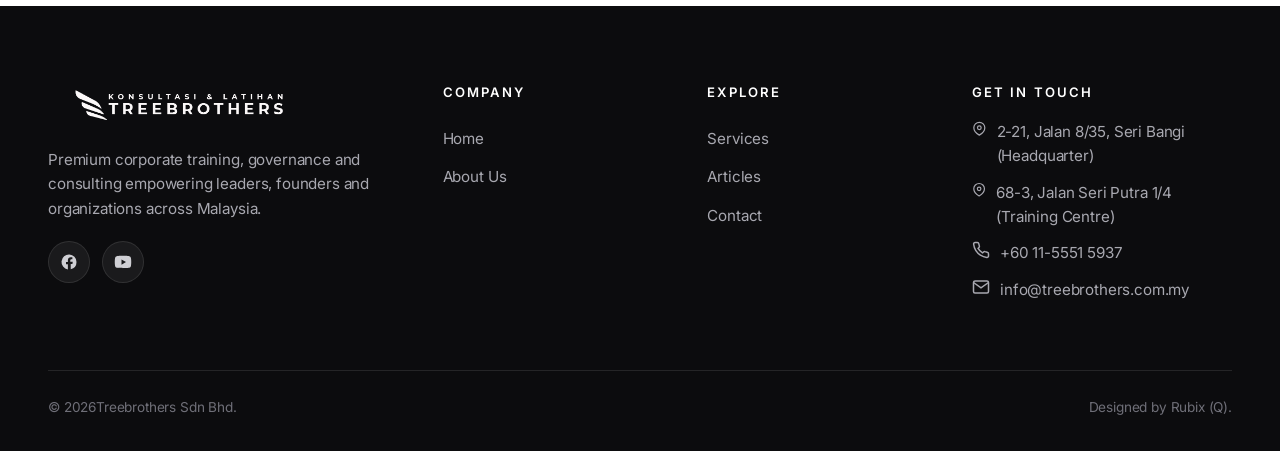
<file: about.html>
<!doctype html>
<html lang="en">
  <head>
    <meta charset="UTF-8" />
    <meta name="viewport" content="width=device-width, initial-scale=1.0" />
    <title>About Us | Tree Brothers Sdn Bhd</title>
    <meta name="description" content="Tree Brothers Sdn Bhd is a Malaysian consulting and training firm empowering leaders, founders and organizations through practical business learning." />
    <link rel="canonical" href="https://treebrothers.com.my/about.html" />
    <link rel="icon" type="image/png" href="image/logobro.png" />
    <meta name="theme-color" content="#0c0c0e" />
    <meta property="og:type" content="website" />
    <meta property="og:site_name" content="Tree Brothers Sdn Bhd" />
    <meta property="og:title" content="About Us | Tree Brothers Sdn Bhd" />
    <meta property="og:description" content="Tree Brothers Sdn Bhd is a Malaysian consulting and training firm empowering leaders, founders and organizations through practical business learning." />
    <meta property="og:url" content="https://treebrothers.com.my/about.html" />
    <meta property="og:image" content="https://treebrothers.com.my/image/wall.jpg" />
    <meta name="twitter:card" content="summary_large_image" />
    <meta name="twitter:title" content="About Us | Tree Brothers Sdn Bhd" />
    <meta name="twitter:description" content="Tree Brothers Sdn Bhd is a Malaysian consulting and training firm empowering leaders, founders and organizations through practical business learning." />
    <meta name="twitter:image" content="https://treebrothers.com.my/image/wall.jpg" />
    <link rel="preconnect" href="https://fonts.googleapis.com" />
    <link rel="preconnect" href="https://fonts.gstatic.com" crossorigin />
    <link
      href="https://fonts.googleapis.com/css2?family=Inter:wght@400;500;600;700;800&display=swap"
      rel="stylesheet"
    />
    <link rel="stylesheet" href="style.css" />
      <script type="application/ld+json">
      {
        "@context": "https://schema.org",
        "@type": "ProfessionalService",
        "name": "Tree Brothers Sdn Bhd",
        "description": "Premium corporate training, entrepreneurship, corporate governance and consulting in Malaysia.",
        "url": "https://treebrothers.com.my",
        "logo": "https://treebrothers.com.my/image/logobro.png",
        "image": "https://treebrothers.com.my/image/wall.jpg",
        "email": "info@treebrothers.com.my",
        "telephone": "+60109872029",
        "address": {
          "@type": "PostalAddress",
          "streetAddress": "2-21, Jalan 8/35, Seri Bangi",
          "addressLocality": "Bangi",
          "addressRegion": "Selangor",
          "postalCode": "43650",
          "addressCountry": "MY"
        },
        "sameAs": [
          "https://web.facebook.com/treebros.sb",
          "https://www.youtube.com/@treebrotherstrainingconsul187"
        ]
      }
    </script>
  </head>
  <body>
    <!-- ===================== NAVBAR ===================== -->
    <header class="nav nav-over-dark">
      <div class="nav-inner">
        <a href="index.html" class="nav-logo"
          ><img src="image/logobro.png" alt="Treebrothers Sdn Bhd"
        /></a>
        <nav class="nav-menu">
          <a href="index.html">Home</a>
          <a href="about.html" class="active">About Us</a>
          <a href="services.html">Services</a>
          <a href="articles.html">Articles</a>
          <a href="contact.html">Contact</a>
        </nav>
        <div class="nav-actions">
          <a href="contact.html" class="btn btn-dark btn-consult"
            >Get Consultation
            <svg
              viewBox="0 0 24 24"
              fill="none"
              stroke="currentColor"
              stroke-width="2"
            >
              <path d="M5 12h14M13 6l6 6-6 6" />
            </svg>
          </a>
          <button class="nav-toggle" aria-label="Menu">
            <span></span><span></span><span></span>
          </button>
        </div>
      </div>
    </header>

    <!-- ===================== FLOATING SIDE FEATURE ICONS ===================== -->
    <div class="side-backdrop"></div>
    <div class="side-feature">
      <button data-panel="panel-rights" aria-label="Learn Your Rights">
        <svg
          viewBox="0 0 24 24"
          fill="none"
          stroke="currentColor"
          stroke-width="1.8"
        >
          <path
            d="M12 3v18M5 7l7-3 7 3M5 7l-2 6a4 4 0 0 0 4 0L5 7Zm14 0-2 6a4 4 0 0 0 4 0l-2-6Z"
          />
        </svg>
      </button>
      <button data-panel="panel-empire" aria-label="Manage Your Empire">
        <svg
          viewBox="0 0 24 24"
          fill="none"
          stroke="currentColor"
          stroke-width="1.8"
        >
          <path d="M3 21h18M5 21V8l4-2v15M13 21V3l6 3v15" />
        </svg>
      </button>
      <button data-panel="panel-speakers" aria-label="Experienced Speakers">
        <svg
          viewBox="0 0 24 24"
          fill="none"
          stroke="currentColor"
          stroke-width="1.8"
        >
          <path
            d="M3 11a9 9 0 0 1 18 0M5 11v4a2 2 0 0 0 2 2h1v-6H7a2 2 0 0 0-2 2Zm14 0v4a2 2 0 0 1-2 2h-1v-6h1a2 2 0 0 1 2 2Z"
          />
        </svg>
      </button>
    </div>
    <aside class="side-panel" id="panel-rights">
      <h3>Learn Your Rights</h3>
      <p>
        Understand the legal frameworks that govern business contracts,
        liabilities, disputes and compliance so you can lead with confidence and
        protect what you build.
      </p>
    </aside>
    <aside class="side-panel" id="panel-empire">
      <h3>Manage Your Empire</h3>
      <p>
        From governance to growth strategy, we equip leaders with the operating
        systems, structures and discipline needed to scale organizations
        responsibly.
      </p>
    </aside>
    <aside class="side-panel" id="panel-speakers">
      <h3>Experienced Speakers</h3>
      <p>
        Learn directly from practising lawyers, founders and seasoned executives
        who have built, advised and led real organizations across the region.
      </p>
    </aside>

    <!-- ===================== HERO ===================== -->
    <section
      class="page-hero page-hero-dark"
      style="
        background-image:
          linear-gradient(rgba(18, 18, 22, 0.5), rgba(18, 18, 22, 0.66)),
          url(&quot;image/portfolio3.png&quot;);
        background-size: cover;
        background-position: center top;
      "
    >
      <div class="hero-orb orb-1"></div>
      <div class="hero-orb orb-2"></div>
      <div class="container">
        <p class="eyebrow reveal">Who we are</p>
        <h1 class="display reveal">
          Empowering leaders, founders, and organizations through practical
          business learning.
        </h1>
        <p class="lead reveal">
          Treebrothers Sdn Bhd is a Malaysian consulting and training firm
          uniting legal insight, entrepreneurial experience and leadership
          science under one roof.
        </p>
      </div>
    </section>

    <!-- ===================== STORY + IMAGE ===================== -->
    <section class="section-pad bg-grey">
      <div class="container">
        <div class="about-grid">
          <div class="reveal">
            <p class="eyebrow">Our story</p>
            <h2 class="h-lg">Built by practitioners, for practitioners.</h2>
            <p class="lead">
              Founded on the belief that learning should be immediately useful,
              Treebrothers brings the courtroom, the boardroom and the start-up
              floor into one practical curriculum. We don't teach theory in
              isolation we transfer the judgement that comes from doing the
              work.
            </p>
            <ul class="about-points">
              <li>
                <span class="tick"
                  ><svg
                    viewBox="0 0 24 24"
                    fill="none"
                    stroke="currentColor"
                    stroke-width="3"
                  >
                    <path d="M20 6 9 17l-5-5" /></svg
                ></span>
                <div>
                  <strong>Legal-grade rigour</strong
                  ><span class="txt"
                    >Programs grounded in real law, governance and
                    compliance.</span
                  >
                </div>
              </li>
              <li>
                <span class="tick"
                  ><svg
                    viewBox="0 0 24 24"
                    fill="none"
                    stroke="currentColor"
                    stroke-width="3"
                  >
                    <path d="M20 6 9 17l-5-5" /></svg
                ></span>
                <div>
                  <strong>Founder mindset</strong
                  ><span class="txt"
                    >Entrepreneurship taught by people who have built
                    ventures.</span
                  >
                </div>
              </li>
              <li>
                <span class="tick"
                  ><svg
                    viewBox="0 0 24 24"
                    fill="none"
                    stroke="currentColor"
                    stroke-width="3"
                  >
                    <path d="M20 6 9 17l-5-5" /></svg
                ></span>
                <div>
                  <strong>Lasting partnerships</strong
                  ><span class="txt"
                    >We stay engaged long after the program ends.</span
                  >
                </div>
              </li>
            </ul>
          </div>
          <div class="about-visual reveal">
            <img
              src="image/(N)speaker.png"
              alt="Treebrothers"
              style="height: 480px"
            />
          </div>
        </div>
      </div>
    </section>

    <!-- ===================== HISTORY / TIMELINE ===================== -->
    <section class="section-pad">
      <div class="container">
        <div class="section-head center reveal">
          <p class="eyebrow">Our journey</p>
          <h2 class="h-xl">A history of inspiring a nation.</h2>
          <p class="lead center" style="margin-inline: auto">
            Nearly a decade of empowering Malaysians with business knowledge,
            legal awareness and the courage to build.
          </p>
        </div>

        <div class="timeline">
          <div class="timeline-item">
            <div class="timeline-media reveal from-left">
              <img
                src="image/portfolio5.jpg"
                alt="Treebrothers training programme"
              />
            </div>
            <div class="timeline-body reveal from-right">
              <span class="timeline-year"
                >9 Years &nbsp;|&nbsp; 2014 – 2023</span
              >
              <h3>Promoting business knowledge nationwide</h3>
              <p>
                For the last 9 years, TREEBROTHERS SDN BHD has been involved in
                numerous programmes with the vision of promoting business
                knowledge to their participants.
              </p>
              <p>
                Ranging from educating the public with business knowledge, we
                are also involved in promoting legal awareness, basic business
                administration, accounting basics and self-inspiring
                motivational programmes.
              </p>
            </div>
          </div>

          <div class="timeline-item reversed">
            <div class="timeline-media reveal from-right">
              <img
                src="image/portfolio6.jpg"
                alt="Treebrothers inspiring talk"
              />
            </div>
            <div class="timeline-body reveal from-left">
              <span class="timeline-year"
                >2019 &nbsp;·&nbsp; Nationwide Tour</span
              >
              <h3>A Nation Inspired</h3>
              <p>
                TREEBROTHERS SDN BHD's inspiring talks began in 2019, travelling
                from the north to the south of Malaysia to encourage, inspire
                and educate entrepreneurs, agropreneurs and companies in
                reaching their goal for a Sustainable Future.
              </p>
              <p>
                And now, moving forward, we are helping entrepreneurs expand
                their business empire through governance and proper financial
                funding techniques.
              </p>
            </div>
          </div>
        </div>
      </div>
    </section>

    <!-- ===================== CLIENT LOGOS ===================== -->
    <section style="background: var(--grey-100); padding: 56px 0">
      <div class="container">
        <div class="section-head center reveal" style="margin-bottom: 34px">
          <p class="eyebrow">Trusted by</p>
          <h2 class="h-lg">Organizations that grow with us.</h2>
        </div>
      </div>
      <div class="logos-wrap reveal">
        <div class="logos-track">
          <span class="logo-item"
            ><img src="image/AH2.png" alt="Client logo"
          /></span>
          <span class="logo-item"
            ><img src="image/client.png" alt="Client logo"
          /></span>
          <span class="logo-item"
            ><img src="image/client2.png" alt="Client logo"
          /></span>
          <span class="logo-item"
            ><img src="image/client3.png" alt="Client logo"
          /></span>
          <span class="logo-item"
            ><img src="image/client4.png" alt="Client logo"
          /></span>
          <!-- duplicate for seamless loop -->
          <span class="logo-item"
            ><img src="image/AH2.png" alt="Client logo"
          /></span>
          <span class="logo-item"
            ><img src="image/client.png" alt="Client logo"
          /></span>
          <span class="logo-item"
            ><img src="image/client2.png" alt="Client logo"
          /></span>
          <span class="logo-item"
            ><img src="image/client3.png" alt="Client logo"
          /></span>
          <span class="logo-item"
            ><img src="image/client4.png" alt="Client logo"
          /></span>
        </div>
      </div>
    </section>

    <!-- ===================== SPEAKERS ===================== -->
    <section class="section-pad bg-grey">
      <div class="container">
        <div class="section-head center reveal">
          <p class="eyebrow">Meet the experts</p>
          <h2 class="h-xl">Our speakers &amp; facilitators.</h2>
          <p class="lead center" style="margin-inline: auto">
            Click a speaker to reveal their full profile.
          </p>
        </div>
        <div class="speakers-grid reveal">
          <article class="speaker-card" data-profile="prof-1">
            <div class="ph">
              <img
                src="image/director.jpg"
                alt="Mohd Zakwan Adenan"
                style="object-position: top center"
              />
            </div>
            <div class="meta">
              <div>
                <small>Director</small>
                <h4>Mohd Zakwan Adenan</h4>
                <div class="speaker-social">
                  <a
                    class="ig"
                    href="https://www.instagram.com/zakwanadenan/"
                    target="_blank"
                    rel="noopener"
                    aria-label="Instagram"
                    onclick="event.stopPropagation()"
                    ><svg
                      viewBox="0 0 24 24"
                      fill="none"
                      stroke="currentColor"
                      stroke-width="2"
                    >
                      <rect x="3" y="3" width="18" height="18" rx="5" />
                      <circle cx="12" cy="12" r="4" />
                      <circle
                        cx="17.5"
                        cy="6.5"
                        r="1"
                        fill="currentColor"
                        stroke="none"
                      /></svg
                  ></a>
                  <a
                    class="yt"
                    href="https://www.youtube.com/@treebrotherstrainingconsul187"
                    target="_blank"
                    rel="noopener"
                    aria-label="YouTube"
                    onclick="event.stopPropagation()"
                    ><svg viewBox="0 0 24 24" fill="currentColor">
                      <path
                        d="M23 12s0-3.8-.5-5.6a3 3 0 0 0-2.1-2.1C18.6 3.8 12 3.8 12 3.8s-6.6 0-8.4.5A3 3 0 0 0 1.5 6.4 31.6 31.6 0 0 0 1 12a31.6 31.6 0 0 0 .5 5.6 3 3 0 0 0 2.1 2.1c1.8.5 8.4.5 8.4.5s6.6 0 8.4-.5a3 3 0 0 0 2.1-2.1c.5-1.8.5-5.6.5-5.6Zm-13 3.5v-7l6 3.5Z"
                      /></svg
                  ></a>
                </div>
              </div>
              <span class="plus"
                ><svg
                  viewBox="0 0 24 24"
                  fill="none"
                  stroke="currentColor"
                  stroke-width="2"
                  width="16"
                  height="16"
                >
                  <path d="M12 5v14M5 12h14" /></svg
              ></span>
            </div>
          </article>
          <article class="speaker-card" data-profile="prof-2">
            <div class="ph">
              <img
                src="image/founder.jpg"
                alt="Ziadi Zaidon"
                style="object-position: top center"
              />
            </div>
            <div class="meta">
              <div>
                <small>Founder</small>
                <h4>Ziadi Zaidon</h4>
                <div class="speaker-social">
                  <a
                    class="fb"
                    href="https://web.facebook.com/ziadi.zaidon?_rdc=1&amp;_rdr#"
                    target="_blank"
                    rel="noopener"
                    aria-label="Facebook"
                    onclick="event.stopPropagation()"
                    ><svg viewBox="0 0 24 24" fill="currentColor">
                      <path
                        d="M22 12a10 10 0 1 0-11.5 9.9v-7H8v-2.9h2.5V9.5c0-2.5 1.5-3.9 3.8-3.9 1.1 0 2.2.2 2.2.2v2.5h-1.2c-1.2 0-1.6.8-1.6 1.6v1.9H17l-.4 2.9h-2.3v7A10 10 0 0 0 22 12Z"
                      /></svg
                  ></a>
                  <a
                    class="ig"
                    href="https://www.instagram.com/ziadizaidon/"
                    target="_blank"
                    rel="noopener"
                    aria-label="Instagram"
                    onclick="event.stopPropagation()"
                    ><svg
                      viewBox="0 0 24 24"
                      fill="none"
                      stroke="currentColor"
                      stroke-width="2"
                    >
                      <rect x="3" y="3" width="18" height="18" rx="5" />
                      <circle cx="12" cy="12" r="4" />
                      <circle
                        cx="17.5"
                        cy="6.5"
                        r="1"
                        fill="currentColor"
                        stroke="none"
                      /></svg
                  ></a>
                  <a
                    class="yt"
                    href="https://www.youtube.com/@treebrotherstrainingconsul187"
                    target="_blank"
                    rel="noopener"
                    aria-label="YouTube"
                    onclick="event.stopPropagation()"
                    ><svg viewBox="0 0 24 24" fill="currentColor">
                      <path
                        d="M23 12s0-3.8-.5-5.6a3 3 0 0 0-2.1-2.1C18.6 3.8 12 3.8 12 3.8s-6.6 0-8.4.5A3 3 0 0 0 1.5 6.4 31.6 31.6 0 0 0 1 12a31.6 31.6 0 0 0 .5 5.6 3 3 0 0 0 2.1 2.1c1.8.5 8.4.5 8.4.5s6.6 0 8.4-.5a3 3 0 0 0 2.1-2.1c.5-1.8.5-5.6.5-5.6Zm-13 3.5v-7l6 3.5Z"
                      /></svg
                  ></a>
                </div>
              </div>
              <span class="plus"
                ><svg
                  viewBox="0 0 24 24"
                  fill="none"
                  stroke="currentColor"
                  stroke-width="2"
                  width="16"
                  height="16"
                >
                  <path d="M12 5v14M5 12h14" /></svg
              ></span>
            </div>
          </article>

          <!-- profiles -->
          <div class="speaker-profile" id="prof-1">
            <div class="speaker-profile-inner">
              <div class="profile-cols">
                <div>
                  <div class="profile-block">
                    <h5>Introduction</h5>
                    <p>
                      Mohd Zakwan Adenan's career highlights his expertise in
                      the field of conveyancing and his commitment to providing
                      legal services to clients, particularly in the areas of
                      real estate and finance. His achievements underscore his
                      effectiveness as one of the Managing Partners at Messrs.
                      Asiah &amp; Hisam.
                    </p>
                  </div>
                  <div class="profile-block">
                    <h5>Education</h5>
                    <p>
                      Graduated from the International Islamic University
                      Malaysia (IIUM).
                    </p>
                  </div>
                  <div class="profile-block">
                    <h5>Early Career</h5>
                    <p>
                      Called to the bar in June 2012, officially recognized as a
                      lawyer and allowed to practice law.
                    </p>
                  </div>
                </div>
                <div>
                  <div class="profile-block">
                    <h5>Areas of Expertise</h5>
                    <p>
                      His vast experience includes various aspects of
                      conveyancing work, such as drafting Sale and Purchase
                      Agreements for the firm's panel of developers. He also
                      handles the drafting and vetting of Loan Agreements with
                      the firm's panel of banking institutions.
                    </p>
                  </div>
                  <div class="profile-block">
                    <h5>Achievements</h5>
                    <p>
                      Throughout his tenure with Messrs. Asiah &amp; Hisam,
                      Zakwan has contributed significantly to the firm's success
                      by delivering legal services worth more than MYR 2 billion
                      to their clients, resulting in high levels of client
                      satisfaction.
                    </p>
                  </div>
                </div>
              </div>
            </div>
          </div>
          <div class="speaker-profile" id="prof-2">
            <div class="speaker-profile-inner">
              <div class="profile-cols">
                <div>
                  <div class="profile-block">
                    <h5>Introduction</h5>
                    <p>
                      Ziadi Zaidon's career demonstrates his expertise in
                      litigation, his involvement in significant legal cases,
                      and his ability to provide a wide range of legal services,
                      including intellectual property consultancy and corporate
                      services. His experience and leadership as Head of the
                      Litigation Department further underscore his role, which
                      also includes being a Managing Partner of Messrs. Asiah
                      &amp; Hisam.
                    </p>
                  </div>
                  <div class="profile-block">
                    <h5>Early Legal Experience</h5>
                    <p>
                      Started his legal career as one of the legal counsels in
                      the case of Mohammad Nizar Jamaluddin v Zambry Bin Abd
                      Kadir, which was related to the Constitutional Crisis in
                      the State of Perak.
                    </p>
                  </div>
                </div>
                <div>
                  <div class="profile-block">
                    <h5>Role as Legal Advisor</h5>
                    <p>
                      Served as a legal advisor for the Global Movement of
                      Moderates Foundation during the tenure of Dato Saifuddin
                      Bin Abdullah and Datuk Dr Nasharuddin Mat Isa, providing
                      legal counsel and advice to the foundation.
                    </p>
                  </div>
                  <div class="profile-block">
                    <h5>Notable Cases</h5>
                    <p>
                      In 2013, Ziadi Zaidon served as the leading counsel in a
                      dispute in the Johor Court involving MYR 180 million worth
                      of contracts for 121 schools demonstrating his experience
                      in complex, high-value litigation. In 2018, he was
                      appointed to manage a Corporate Litigation Matter worth
                      MYR 2 billion, further highlighting his expertise in
                      substantial legal matters. He also handles land
                      acquisition matters and land disputes, often as referrals
                      from the firm's clientele.
                    </p>
                  </div>
                </div>
              </div>
            </div>
          </div>
        </div>
      </div>
    </section>

    <!-- ===================== CTA BAND ===================== -->
    <section class="section-pad">
      <div class="container">
        <div class="cta-band reveal">
          <h2 class="h-xl">Let's build your next program together.</h2>
          <p>
            Tell us your goals and we'll tailor a learning experience for your
            team.
          </p>
          <div class="hero-cta">
            <a href="contact.html" class="btn btn-light">Get Consultation</a>
          </div>
        </div>
      </div>
    </section>

    <!-- ===================== FOOTER ===================== -->
    <footer class="footer">
      <div class="container">
        <div class="footer-grid">
          <div class="footer-about">
            <div class="footer-logo">
              <img src="image/logobro-white.png" alt="Treebrothers Sdn Bhd" />
            </div>
            <p>
              Premium corporate training, governance and consulting empowering
              leaders, founders and organizations across Malaysia.
            </p>
            <div class="footer-social">
              <a
                href="https://web.facebook.com/treebros.sb?_rdc=1&amp;_rdr#"
                target="_blank"
                rel="noopener"
                aria-label="Facebook"
                ><svg viewBox="0 0 24 24" fill="currentColor">
                  <path
                    d="M22 12a10 10 0 1 0-11.5 9.9v-7H8v-2.9h2.5V9.5c0-2.5 1.5-3.9 3.8-3.9 1.1 0 2.2.2 2.2.2v2.5h-1.2c-1.2 0-1.6.8-1.6 1.6v1.9H17l-.4 2.9h-2.3v7A10 10 0 0 0 22 12Z"
                  /></svg
              ></a>
              <a
                href="https://www.youtube.com/@treebrotherstrainingconsul187"
                target="_blank"
                rel="noopener"
                aria-label="YouTube"
                ><svg viewBox="0 0 24 24" fill="currentColor">
                  <path
                    d="M23 12s0-3.8-.5-5.6a3 3 0 0 0-2.1-2.1C18.6 3.8 12 3.8 12 3.8s-6.6 0-8.4.5A3 3 0 0 0 1.5 6.4 31.6 31.6 0 0 0 1 12a31.6 31.6 0 0 0 .5 5.6 3 3 0 0 0 2.1 2.1c1.8.5 8.4.5 8.4.5s6.6 0 8.4-.5a3 3 0 0 0 2.1-2.1c.5-1.8.5-5.6.5-5.6Zm-13 3.5v-7l6 3.5Z"
                  /></svg
              ></a>
            </div>
          </div>
          <div>
            <h4>Company</h4>
            <div class="footer-links">
              <a href="index.html">Home</a><a href="about.html">About Us</a>
            </div>
          </div>
          <div>
            <h4>Explore</h4>
            <div class="footer-links">
              <a href="services.html">Services</a>
              <a href="articles.html">Articles</a
              ><a href="contact.html">Contact</a>
            </div>
          </div>
          <div>
            <h4>Get in touch</h4>
            <ul class="footer-contact">
              <li>
                <svg
                  viewBox="0 0 24 24"
                  fill="none"
                  stroke="currentColor"
                  stroke-width="2"
                  width="18"
                  height="18"
                >
                  <path d="M21 10c0 7-9 12-9 12s-9-5-9-12a9 9 0 0 1 18 0Z" />
                  <circle cx="12" cy="10" r="3" /></svg
                >2-21, Jalan 8/35, Seri Bangi (Headquarter)
              </li>
              <li>
                <svg
                  viewBox="0 0 24 24"
                  fill="none"
                  stroke="currentColor"
                  stroke-width="2"
                  width="18"
                  height="18"
                >
                  <path d="M21 10c0 7-9 12-9 12s-9-5-9-12a9 9 0 0 1 18 0Z" />
                  <circle cx="12" cy="10" r="3" /></svg
                >68-3, Jalan Seri Putra 1/4 (Training Centre)
              </li>
              <li>
                <svg
                  viewBox="0 0 24 24"
                  fill="none"
                  stroke="currentColor"
                  stroke-width="2"
                  width="18"
                  height="18"
                >
                  <path
                    d="M22 16.9v3a2 2 0 0 1-2.2 2 19.8 19.8 0 0 1-8.6-3 19.5 19.5 0 0 1-6-6 19.8 19.8 0 0 1-3-8.6A2 2 0 0 1 4.1 2h3a2 2 0 0 1 2 1.7c.1 1 .4 1.9.7 2.8a2 2 0 0 1-.5 2.1L8.1 9.9a16 16 0 0 0 6 6l1.3-1.3a2 2 0 0 1 2.1-.4c.9.3 1.8.6 2.8.7a2 2 0 0 1 1.7 2Z"
                  /></svg
                >+60 11-5551 5937
              </li>
              <li>
                <svg
                  viewBox="0 0 24 24"
                  fill="none"
                  stroke="currentColor"
                  stroke-width="2"
                  width="18"
                  height="18"
                >
                  <rect x="2" y="4" width="20" height="16" rx="2" />
                  <path d="m2 6 10 7L22 6" /></svg
                >info@treebrothers.com.my
              </li>
            </ul>
          </div>
        </div>
        <div class="footer-bottom">
          <span>© <span data-year>2026</span>Treebrothers Sdn Bhd.</span>
          <span>Designed by Rubix (Q).</span>
        </div>
      </div>
    </footer>

    <script src="script.js"></script>
  </body>
</html>
</file>
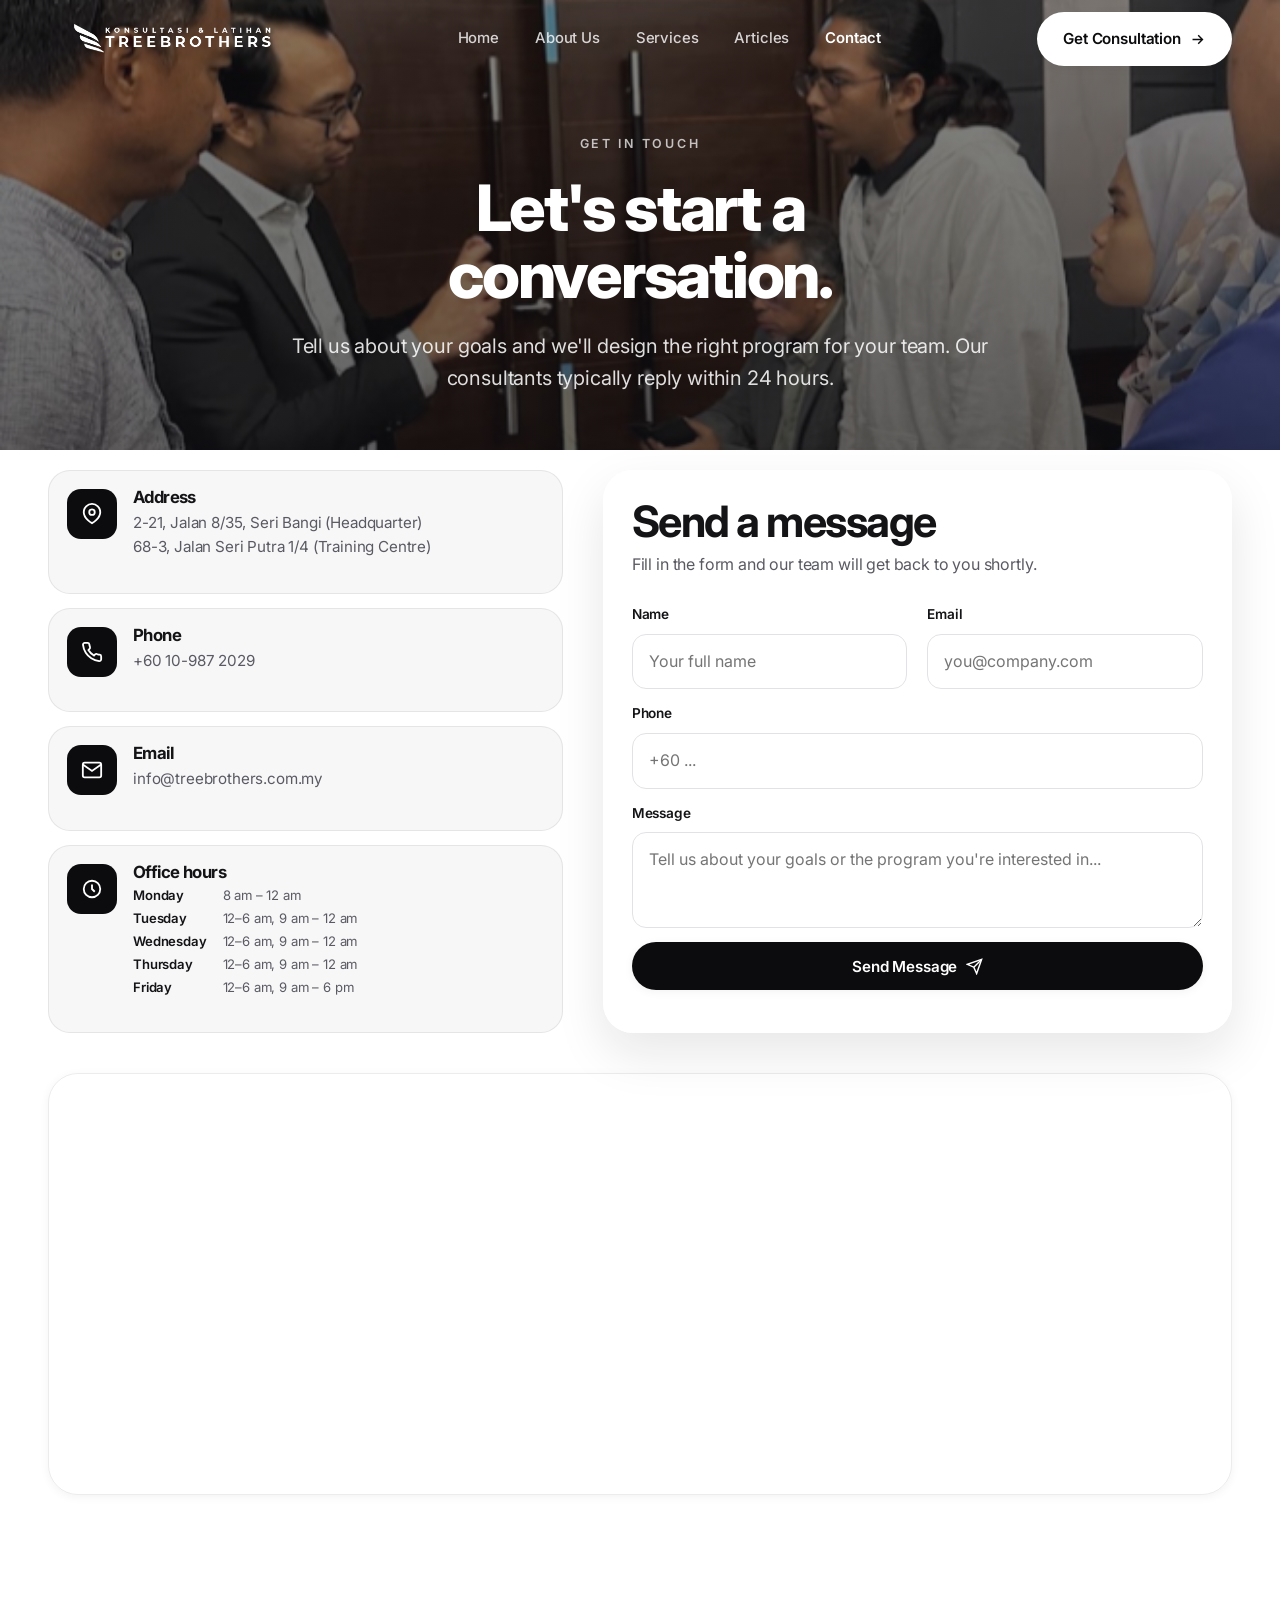
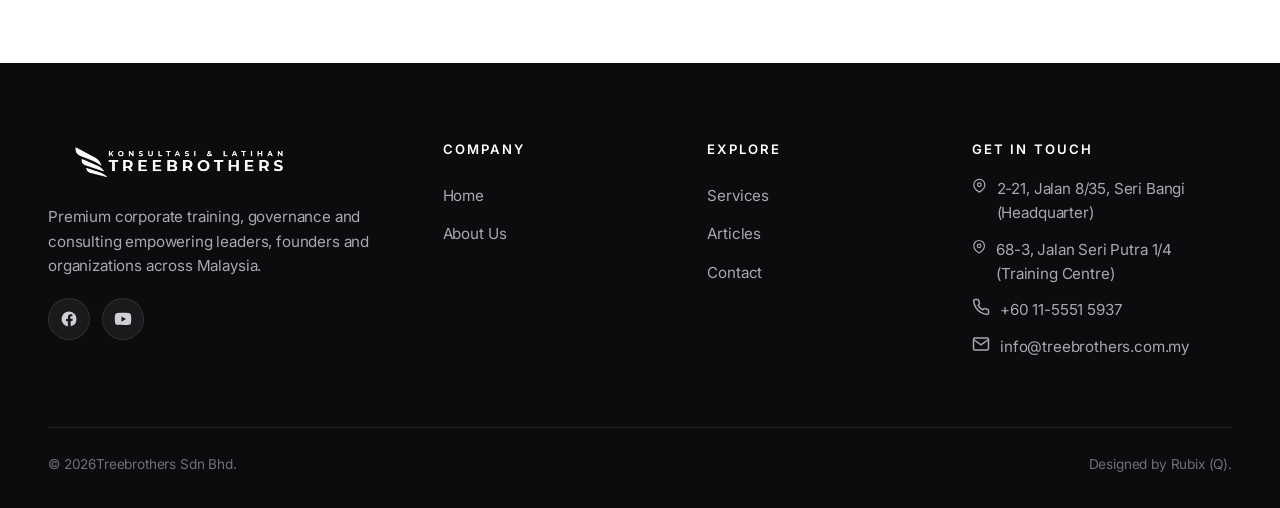
<file: contact.html>
<!doctype html>
<html lang="en">
  <head>
    <meta charset="UTF-8" />
    <meta name="viewport" content="width=device-width, initial-scale=1.0" />
    <title>Contact Us | Tree Brothers Sdn Bhd, Seri Bangi Selangor</title>
    <meta name="description" content="Get in touch with Tree Brothers Sdn Bhd for corporate training, consulting and program enquiries. Based in Seri Bangi, Selangor, Malaysia." />
    <link rel="canonical" href="https://treebrothers.com.my/contact.html" />
    <link rel="icon" type="image/png" href="image/logobro.png" />
    <meta name="theme-color" content="#0c0c0e" />
    <meta property="og:type" content="website" />
    <meta property="og:site_name" content="Tree Brothers Sdn Bhd" />
    <meta property="og:title" content="Contact Us | Tree Brothers Sdn Bhd, Seri Bangi Selangor" />
    <meta property="og:description" content="Get in touch with Tree Brothers Sdn Bhd for corporate training, consulting and program enquiries. Based in Seri Bangi, Selangor, Malaysia." />
    <meta property="og:url" content="https://treebrothers.com.my/contact.html" />
    <meta property="og:image" content="https://treebrothers.com.my/image/wall.jpg" />
    <meta name="twitter:card" content="summary_large_image" />
    <meta name="twitter:title" content="Contact Us | Tree Brothers Sdn Bhd, Seri Bangi Selangor" />
    <meta name="twitter:description" content="Get in touch with Tree Brothers Sdn Bhd for corporate training, consulting and program enquiries. Based in Seri Bangi, Selangor, Malaysia." />
    <meta name="twitter:image" content="https://treebrothers.com.my/image/wall.jpg" />
    <link rel="preconnect" href="https://fonts.googleapis.com" />
    <link rel="preconnect" href="https://fonts.gstatic.com" crossorigin />
    <link
      href="https://fonts.googleapis.com/css2?family=Inter:wght@400;500;600;700;800&display=swap"
      rel="stylesheet"
    />
    <link rel="stylesheet" href="style.css" />
      <script type="application/ld+json">
      {
        "@context": "https://schema.org",
        "@type": "ProfessionalService",
        "name": "Tree Brothers Sdn Bhd",
        "description": "Premium corporate training, entrepreneurship, corporate governance and consulting in Malaysia.",
        "url": "https://treebrothers.com.my",
        "logo": "https://treebrothers.com.my/image/logobro.png",
        "image": "https://treebrothers.com.my/image/wall.jpg",
        "email": "info@treebrothers.com.my",
        "telephone": "+60109872029",
        "address": {
          "@type": "PostalAddress",
          "streetAddress": "2-21, Jalan 8/35, Seri Bangi",
          "addressLocality": "Bangi",
          "addressRegion": "Selangor",
          "postalCode": "43650",
          "addressCountry": "MY"
        },
        "sameAs": [
          "https://web.facebook.com/treebros.sb",
          "https://www.youtube.com/@treebrotherstrainingconsul187"
        ]
      }
    </script>
  </head>
  <body>
    <!-- ===================== NAVBAR ===================== -->
    <header class="nav nav-over-dark">
      <div class="nav-inner">
        <a href="index.html" class="nav-logo"
          ><img src="image/logobro.png" alt="Treebrothers Sdn Bhd"
        /></a>
        <nav class="nav-menu">
          <a href="index.html">Home</a>
          <a href="about.html">About Us</a>
          <a href="services.html">Services</a>
          <a href="articles.html">Articles</a>
          <a href="contact.html" class="active">Contact</a>
        </nav>
        <div class="nav-actions">
          <a href="contact.html" class="btn btn-dark btn-consult"
            >Get Consultation
            <svg
              viewBox="0 0 24 24"
              fill="none"
              stroke="currentColor"
              stroke-width="2"
            >
              <path d="M5 12h14M13 6l6 6-6 6" />
            </svg>
          </a>
          <button class="nav-toggle" aria-label="Menu">
            <span></span><span></span><span></span>
          </button>
        </div>
      </div>
    </header>

    <!-- ===================== HERO ===================== -->
    <section
      class="page-hero center page-hero-dark"
      style="
        min-height: 50vh;
        background-image:
          linear-gradient(rgba(18, 18, 22, 0.5), rgba(18, 18, 22, 0.66)),
          url(&quot;image/service2.png&quot;);
        background-size: cover;
        background-position: center;
      "
    >
      <div class="hero-orb orb-1"></div>
      <div class="hero-orb orb-2"></div>
      <div class="container">
        <p class="eyebrow reveal">Get in touch</p>
        <h1 class="display reveal">Let's start a conversation.</h1>
        <p class="lead reveal">
          Tell us about your goals and we'll design the right program for your
          team. Our consultants typically reply within 24 hours.
        </p>
      </div>
    </section>

    <!-- ===================== CONTACT GRID ===================== -->
    <section class="section-pad" style="padding-top: 20px">
      <div class="container">
        <div class="contact-grid">
          <!-- Contact information -->
          <div class="contact-info reveal">
            <div class="info-card">
              <span class="ico"
                ><svg
                  viewBox="0 0 24 24"
                  fill="none"
                  stroke="currentColor"
                  stroke-width="2"
                >
                  <path d="M21 10c0 7-9 12-9 12s-9-5-9-12a9 9 0 0 1 18 0Z" />
                  <circle cx="12" cy="10" r="3" /></svg
              ></span>
              <div>
                <h4>Address</h4>
                <p>2-21, Jalan 8/35, Seri Bangi (Headquarter)</p>
                <p>68-3, Jalan Seri Putra 1/4 (Training Centre)</p>
              </div>
            </div>
            <div class="info-card">
              <span class="ico"
                ><svg
                  viewBox="0 0 24 24"
                  fill="none"
                  stroke="currentColor"
                  stroke-width="2"
                >
                  <path
                    d="M22 16.9v3a2 2 0 0 1-2.2 2 19.8 19.8 0 0 1-8.6-3 19.5 19.5 0 0 1-6-6 19.8 19.8 0 0 1-3-8.6A2 2 0 0 1 4.1 2h3a2 2 0 0 1 2 1.7c.1 1 .4 1.9.7 2.8a2 2 0 0 1-.5 2.1L8.1 9.9a16 16 0 0 0 6 6l1.3-1.3a2 2 0 0 1 2.1-.4c.9.3 1.8.6 2.8.7a2 2 0 0 1 1.7 2Z"
                  /></svg
              ></span>
              <div>
                <h4>Phone</h4>
                <p>
                  <a href="tel:+60312345678">+60 10-987 2029</a>
                </p>
              </div>
            </div>
            <div class="info-card">
              <span class="ico"
                ><svg
                  viewBox="0 0 24 24"
                  fill="none"
                  stroke="currentColor"
                  stroke-width="2"
                >
                  <rect x="2" y="4" width="20" height="16" rx="2" />
                  <path d="m2 6 10 7L22 6" /></svg
              ></span>
              <div>
                <h4>Email</h4>
                <p>
                  <a href="mailto:info@treebrothers.com.my"
                    >info@treebrothers.com.my</a
                  >
                </p>
              </div>
            </div>
            <div class="info-card">
              <span class="ico"
                ><svg
                  viewBox="0 0 24 24"
                  fill="none"
                  stroke="currentColor"
                  stroke-width="2"
                >
                  <circle cx="12" cy="12" r="9" />
                  <path d="M12 7v5l3 3" /></svg
              ></span>
              <div>
                <h4>Office hours</h4>
                <div class="hours-list">
                  <span>Monday</span><span>8 am &ndash; 12 am</span>
                  <span>Tuesday</span
                  ><span>12&ndash;6 am, 9 am &ndash; 12 am</span>
                  <span>Wednesday</span
                  ><span>12&ndash;6 am, 9 am &ndash; 12 am</span>
                  <span>Thursday</span
                  ><span>12&ndash;6 am, 9 am &ndash; 12 am</span>
                  <span>Friday</span
                  ><span>12&ndash;6 am, 9 am &ndash; 6 pm</span>
                </div>
              </div>
            </div>
          </div>

          <!-- Contact form -->
          <form
            class="contact-form reveal"
            action="https://formsubmit.co/info@treebrothers.com.my"
            method="POST"
            novalidate
          >
            <input
              type="hidden"
              name="_subject"
              value="New enquiry from Tree Brothers website"
            />
            <input type="hidden" name="_captcha" value="false" />
            <input
              type="text"
              name="_honey"
              style="display: none"
              tabindex="-1"
              autocomplete="off"
            />
            <h2 class="h-lg" style="margin-bottom: 8px">Send a message</h2>
            <p class="muted" style="margin-bottom: 26px">
              Fill in the form and our team will get back to you shortly.
            </p>
            <div class="form-row">
              <div class="field">
                <label for="name">Name</label>
                <input
                  type="text"
                  id="name"
                  name="name"
                  placeholder="Your full name"
                  required
                />
              </div>
              <div class="field">
                <label for="email">Email</label>
                <input
                  type="email"
                  id="email"
                  name="email"
                  placeholder="you@company.com"
                  required
                />
              </div>
            </div>
            <div class="field">
              <label for="phone">Phone</label>
              <input type="tel" id="phone" name="phone" placeholder="+60 ..." />
            </div>
            <div class="field">
              <label for="message">Message</label>
              <textarea
                id="message"
                name="message"
                placeholder="Tell us about your goals or the program you're interested in..."
                required
              ></textarea>
            </div>
            <button
              type="submit"
              class="btn btn-dark"
              style="width: 100%; justify-content: center"
            >
              Send Message
              <svg
                viewBox="0 0 24 24"
                fill="none"
                stroke="currentColor"
                stroke-width="2"
              >
                <path d="m22 2-7 20-4-9-9-4Z" />
                <path d="M22 2 11 13" />
              </svg>
            </button>
            <p class="form-note muted"></p>
          </form>
        </div>

        <!-- Google Map -->
        <div class="map-wrap reveal">
          <iframe
            src="https://www.google.com/maps?q=Jalan+8/35,+Seri+Bangi,+Selangor&output=embed"
            loading="lazy"
            referrerpolicy="no-referrer-when-downgrade"
            title="Treebrothers office location"
          ></iframe>
        </div>
      </div>
    </section>

    <!-- ===================== FOOTER ===================== -->
    <footer class="footer">
      <div class="container">
        <div class="footer-grid">
          <div class="footer-about">
            <div class="footer-logo">
              <img src="image/logobro-white.png" alt="Treebrothers Sdn Bhd" />
            </div>
            <p>
              Premium corporate training, governance and consulting empowering
              leaders, founders and organizations across Malaysia.
            </p>
            <div class="footer-social">
              <a
                href="https://web.facebook.com/treebros.sb?_rdc=1&amp;_rdr#"
                target="_blank"
                rel="noopener"
                aria-label="Facebook"
                ><svg viewBox="0 0 24 24" fill="currentColor">
                  <path
                    d="M22 12a10 10 0 1 0-11.5 9.9v-7H8v-2.9h2.5V9.5c0-2.5 1.5-3.9 3.8-3.9 1.1 0 2.2.2 2.2.2v2.5h-1.2c-1.2 0-1.6.8-1.6 1.6v1.9H17l-.4 2.9h-2.3v7A10 10 0 0 0 22 12Z"
                  /></svg
              ></a>
              <a
                href="https://www.youtube.com/@treebrotherstrainingconsul187"
                target="_blank"
                rel="noopener"
                aria-label="YouTube"
                ><svg viewBox="0 0 24 24" fill="currentColor">
                  <path
                    d="M23 12s0-3.8-.5-5.6a3 3 0 0 0-2.1-2.1C18.6 3.8 12 3.8 12 3.8s-6.6 0-8.4.5A3 3 0 0 0 1.5 6.4 31.6 31.6 0 0 0 1 12a31.6 31.6 0 0 0 .5 5.6 3 3 0 0 0 2.1 2.1c1.8.5 8.4.5 8.4.5s6.6 0 8.4-.5a3 3 0 0 0 2.1-2.1c.5-1.8.5-5.6.5-5.6Zm-13 3.5v-7l6 3.5Z"
                  /></svg
              ></a>
            </div>
          </div>
          <div>
            <h4>Company</h4>
            <div class="footer-links">
              <a href="index.html">Home</a><a href="about.html">About Us</a>
            </div>
          </div>
          <div>
            <h4>Explore</h4>
            <div class="footer-links">
              <a href="services.html">Services</a>
              <a href="articles.html">Articles</a
              ><a href="contact.html">Contact</a>
            </div>
          </div>
          <div>
            <h4>Get in touch</h4>
            <ul class="footer-contact">
              <li>
                <svg
                  viewBox="0 0 24 24"
                  fill="none"
                  stroke="currentColor"
                  stroke-width="2"
                  width="18"
                  height="18"
                >
                  <path d="M21 10c0 7-9 12-9 12s-9-5-9-12a9 9 0 0 1 18 0Z" />
                  <circle cx="12" cy="10" r="3" /></svg
                >2-21, Jalan 8/35, Seri Bangi (Headquarter)
              </li>
              <li>
                <svg
                  viewBox="0 0 24 24"
                  fill="none"
                  stroke="currentColor"
                  stroke-width="2"
                  width="18"
                  height="18"
                >
                  <path d="M21 10c0 7-9 12-9 12s-9-5-9-12a9 9 0 0 1 18 0Z" />
                  <circle cx="12" cy="10" r="3" /></svg
                >68-3, Jalan Seri Putra 1/4 (Training Centre)
              </li>
              <li>
                <svg
                  viewBox="0 0 24 24"
                  fill="none"
                  stroke="currentColor"
                  stroke-width="2"
                  width="18"
                  height="18"
                >
                  <path
                    d="M22 16.9v3a2 2 0 0 1-2.2 2 19.8 19.8 0 0 1-8.6-3 19.5 19.5 0 0 1-6-6 19.8 19.8 0 0 1-3-8.6A2 2 0 0 1 4.1 2h3a2 2 0 0 1 2 1.7c.1 1 .4 1.9.7 2.8a2 2 0 0 1-.5 2.1L8.1 9.9a16 16 0 0 0 6 6l1.3-1.3a2 2 0 0 1 2.1-.4c.9.3 1.8.6 2.8.7a2 2 0 0 1 1.7 2Z"
                  /></svg
                >+60 11-5551 5937
              </li>
              <li>
                <svg
                  viewBox="0 0 24 24"
                  fill="none"
                  stroke="currentColor"
                  stroke-width="2"
                  width="18"
                  height="18"
                >
                  <rect x="2" y="4" width="20" height="16" rx="2" />
                  <path d="m2 6 10 7L22 6" /></svg
                >info@treebrothers.com.my
              </li>
            </ul>
          </div>
        </div>
        <div class="footer-bottom">
          <span>© <span data-year>2026</span>Treebrothers Sdn Bhd.</span>
          <span>Designed by Rubix (Q).</span>
        </div>
      </div>
    </footer>

    <script src="script.js"></script>
  </body>
</html>
</file>
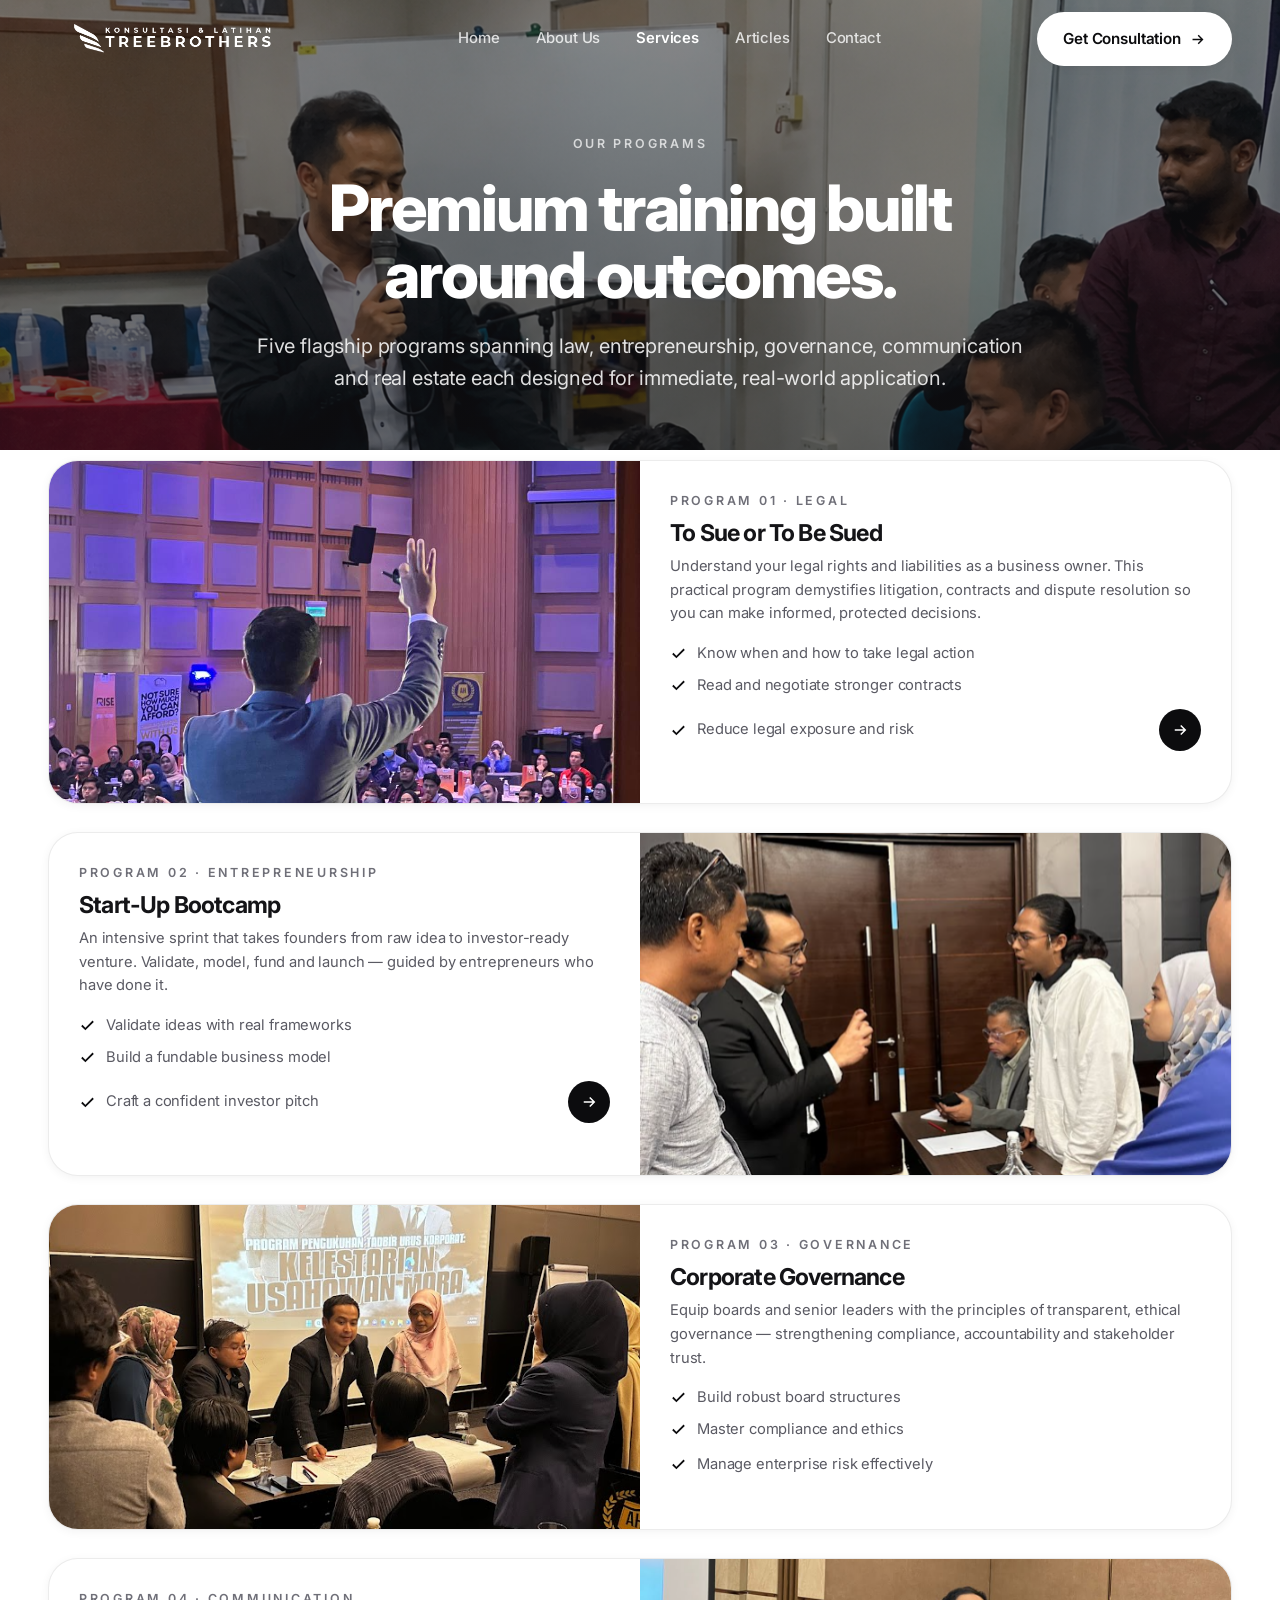
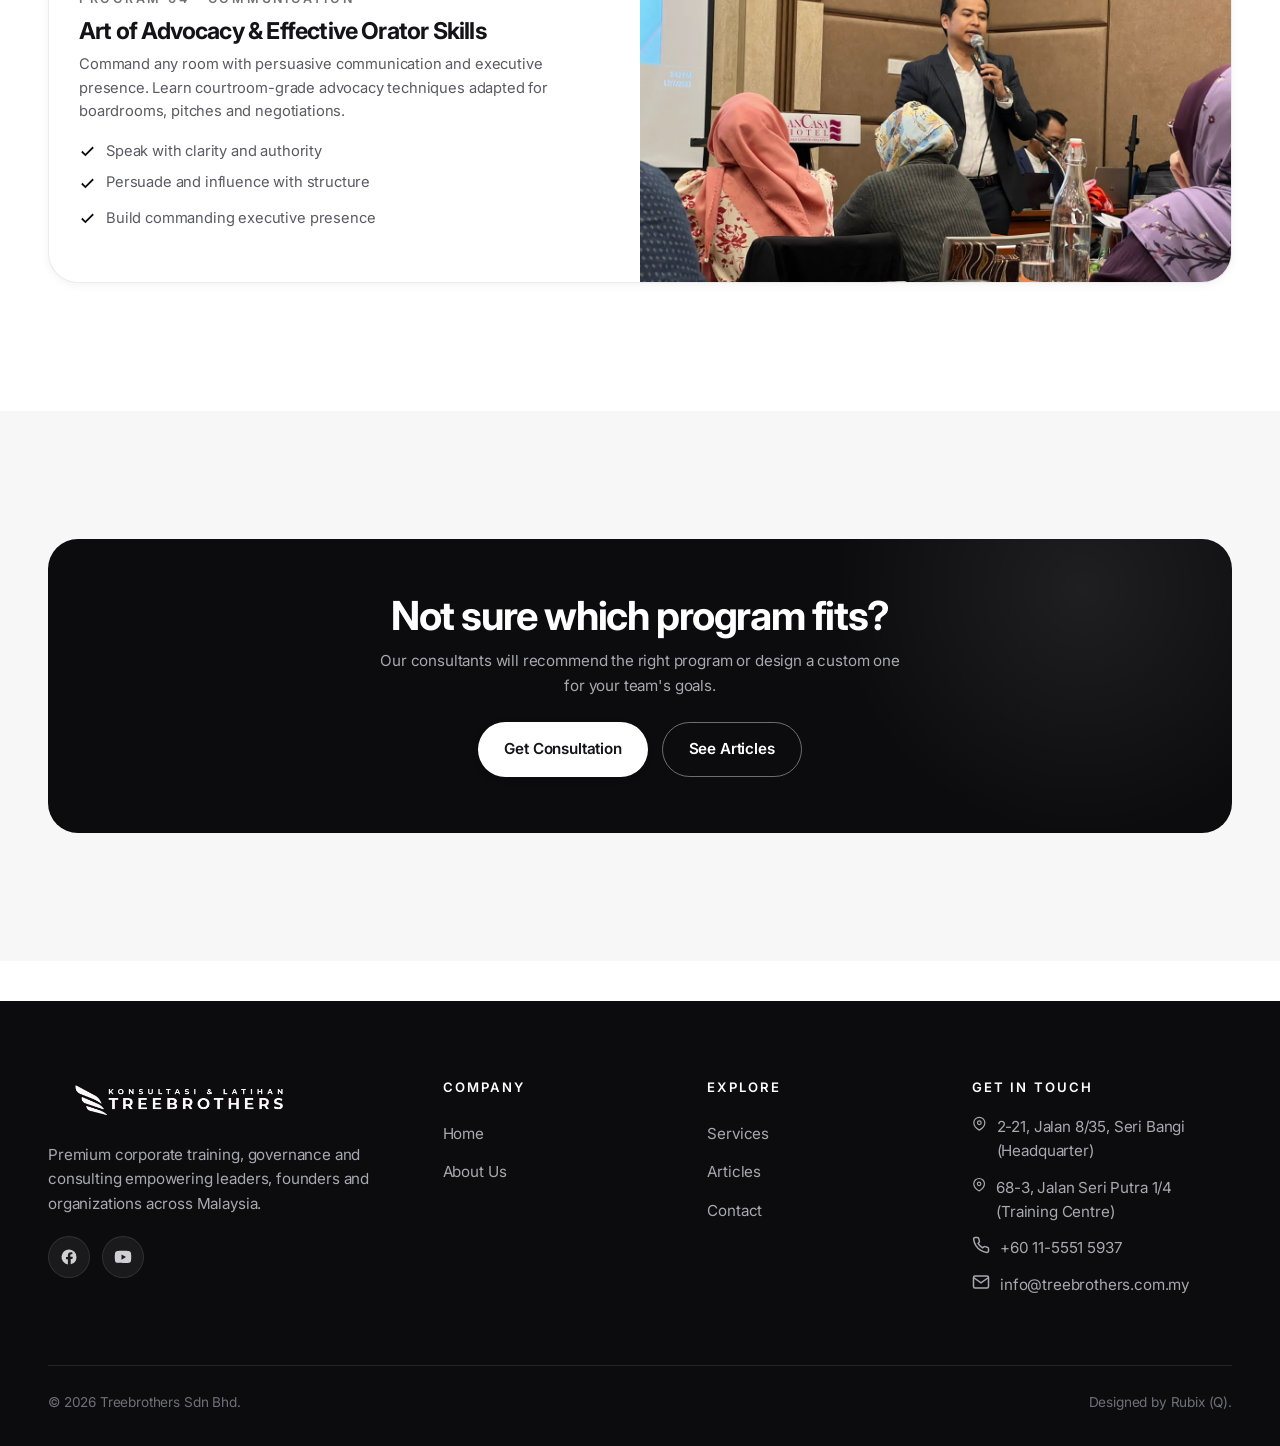
<file: services.html>
<!doctype html>
<html lang="en">
  <head>
    <meta charset="UTF-8" />
    <meta name="viewport" content="width=device-width, initial-scale=1.0" />
    <title>Programs and Services | Tree Brothers Sdn Bhd</title>
    <meta name="description" content="Explore Tree Brothers flagship programs spanning law, entrepreneurship, corporate governance and communication - premium training built around outcomes." />
    <link rel="canonical" href="https://treebrothers.com.my/services.html" />
    <link rel="icon" type="image/png" href="image/logobro.png" />
    <meta name="theme-color" content="#0c0c0e" />
    <meta property="og:type" content="website" />
    <meta property="og:site_name" content="Tree Brothers Sdn Bhd" />
    <meta property="og:title" content="Programs and Services | Tree Brothers Sdn Bhd" />
    <meta property="og:description" content="Explore Tree Brothers flagship programs spanning law, entrepreneurship, corporate governance and communication - premium training built around outcomes." />
    <meta property="og:url" content="https://treebrothers.com.my/services.html" />
    <meta property="og:image" content="https://treebrothers.com.my/image/wall.jpg" />
    <meta name="twitter:card" content="summary_large_image" />
    <meta name="twitter:title" content="Programs and Services | Tree Brothers Sdn Bhd" />
    <meta name="twitter:description" content="Explore Tree Brothers flagship programs spanning law, entrepreneurship, corporate governance and communication - premium training built around outcomes." />
    <meta name="twitter:image" content="https://treebrothers.com.my/image/wall.jpg" />
    <link rel="preconnect" href="https://fonts.googleapis.com" />
    <link rel="preconnect" href="https://fonts.gstatic.com" crossorigin />
    <link
      href="https://fonts.googleapis.com/css2?family=Inter:wght@400;500;600;700;800&display=swap"
      rel="stylesheet"
    />
    <link rel="stylesheet" href="style.css" />
      <script type="application/ld+json">
      {
        "@context": "https://schema.org",
        "@type": "ProfessionalService",
        "name": "Tree Brothers Sdn Bhd",
        "description": "Premium corporate training, entrepreneurship, corporate governance and consulting in Malaysia.",
        "url": "https://treebrothers.com.my",
        "logo": "https://treebrothers.com.my/image/logobro.png",
        "image": "https://treebrothers.com.my/image/wall.jpg",
        "email": "info@treebrothers.com.my",
        "telephone": "+60109872029",
        "address": {
          "@type": "PostalAddress",
          "streetAddress": "2-21, Jalan 8/35, Seri Bangi",
          "addressLocality": "Bangi",
          "addressRegion": "Selangor",
          "postalCode": "43650",
          "addressCountry": "MY"
        },
        "sameAs": [
          "https://web.facebook.com/treebros.sb",
          "https://www.youtube.com/@treebrotherstrainingconsul187"
        ]
      }
    </script>
  </head>
  <body>
    <!-- ===================== NAVBAR ===================== -->
    <header class="nav nav-over-dark">
      <div class="nav-inner">
        <a href="index.html" class="nav-logo"
          ><img src="image/logobro.png" alt="Treebrothers Sdn Bhd"
        /></a>
        <nav class="nav-menu">
          <a href="index.html">Home</a>
          <a href="about.html">About Us</a>
          <a href="services.html" class="active">Services</a>
          <a href="articles.html">Articles</a>
          <a href="contact.html">Contact</a>
        </nav>
        <div class="nav-actions">
          <a href="contact.html" class="btn btn-dark btn-consult"
            >Get Consultation
            <svg
              viewBox="0 0 24 24"
              fill="none"
              stroke="currentColor"
              stroke-width="2"
            >
              <path d="M5 12h14M13 6l6 6-6 6" />
            </svg>
          </a>
          <button class="nav-toggle" aria-label="Menu">
            <span></span><span></span><span></span>
          </button>
        </div>
      </div>
    </header>

    <!-- ===================== HERO ===================== -->
    <section class="page-hero center page-hero-dark" style="min-height: 50vh; background-image: linear-gradient(rgba(18, 18, 22, 0.5), rgba(18, 18, 22, 0.66)), url(&quot;image/portfolio6(hd).png&quot;); background-size: cover; background-position: center top;">
      <div class="hero-orb orb-1"></div>
      <div class="hero-orb orb-2"></div>
      <div class="container">
        <p class="eyebrow reveal">Our programs</p>
        <h1 class="display reveal">Premium training built around outcomes.</h1>
        <p class="lead reveal">
          Five flagship programs spanning law, entrepreneurship, governance,
          communication and real estate each designed for immediate, real-world
          application.
        </p>
      </div>
    </section>

    <!-- ===================== SERVICES LIST ===================== -->
    <section class="section-pad" style="padding-top: 10px">
      <div class="container">
        <div class="svc-list">
          <article class="svc-row reveal">
            <a
              class="svc-row-media"
              href="https://drive.google.com/file/d/1LBpmWeo-XMeEm5DrQO1UOlBZwJ8D-Ddl/view"
              target="_blank"
              rel="noopener"
              ><img src="image/service1.jpg" alt="To Sue or To Be Sued"
            /></a>
            <div class="svc-row-body">
              <p class="eyebrow">Program 01 &middot; Legal</p>
              <h3>To Sue or To Be Sued</h3>
              <p class="muted">
                Understand your legal rights and liabilities as a business
                owner. This practical program demystifies litigation, contracts
                and dispute resolution so you can make informed, protected
                decisions.
              </p>
              <ul class="benefits">
                <li>
                  <svg
                    viewBox="0 0 24 24"
                    fill="none"
                    stroke="currentColor"
                    stroke-width="2.5"
                  >
                    <path d="M20 6 9 17l-5-5" /></svg
                  ><span>Know when and how to take legal action</span>
                </li>
                <li>
                  <svg
                    viewBox="0 0 24 24"
                    fill="none"
                    stroke="currentColor"
                    stroke-width="2.5"
                  >
                    <path d="M20 6 9 17l-5-5" /></svg
                  ><span>Read and negotiate stronger contracts</span>
                </li>
                <li class="benefit-last">
                  <span class="b-text"
                    ><svg
                      viewBox="0 0 24 24"
                      fill="none"
                      stroke="currentColor"
                      stroke-width="2.5"
                    >
                      <path d="M20 6 9 17l-5-5" /></svg
                    ><span>Reduce legal exposure and risk</span></span
                  ><a
                    class="svc-row-arrow"
                    href="https://drive.google.com/file/d/1LBpmWeo-XMeEm5DrQO1UOlBZwJ8D-Ddl/view"
                    target="_blank"
                    rel="noopener"
                    aria-label="Open To Sue or To Be Sued details"
                    ><svg
                      viewBox="0 0 24 24"
                      fill="none"
                      stroke="currentColor"
                      stroke-width="2"
                    >
                      <path d="M5 12h14M13 6l6 6-6 6" /></svg
                  ></a>
                </li>
              </ul>
            </div>
          </article>
          <article class="svc-row reveal">
            <a
              class="svc-row-media"
              href="https://drive.google.com/file/d/1LAiidbfhAorHigUcsL6xMApvb0INh7NW/view"
              target="_blank"
              rel="noopener"
              ><img src="image/service2.png" alt="Start-Up Bootcamp"
            /></a>
            <div class="svc-row-body">
              <p class="eyebrow">Program 02 &middot; Entrepreneurship</p>
              <h3>Start-Up Bootcamp</h3>
              <p class="muted">
                An intensive sprint that takes founders from raw idea to
                investor-ready venture. Validate, model, fund and launch &mdash;
                guided by entrepreneurs who have done it.
              </p>
              <ul class="benefits">
                <li>
                  <svg
                    viewBox="0 0 24 24"
                    fill="none"
                    stroke="currentColor"
                    stroke-width="2.5"
                  >
                    <path d="M20 6 9 17l-5-5" /></svg
                  ><span>Validate ideas with real frameworks</span>
                </li>
                <li>
                  <svg
                    viewBox="0 0 24 24"
                    fill="none"
                    stroke="currentColor"
                    stroke-width="2.5"
                  >
                    <path d="M20 6 9 17l-5-5" /></svg
                  ><span>Build a fundable business model</span>
                </li>
                <li class="benefit-last">
                  <span class="b-text"
                    ><svg
                      viewBox="0 0 24 24"
                      fill="none"
                      stroke="currentColor"
                      stroke-width="2.5"
                    >
                      <path d="M20 6 9 17l-5-5" /></svg
                    ><span>Craft a confident investor pitch</span></span
                  ><a
                    class="svc-row-arrow"
                    href="https://drive.google.com/file/d/1LAiidbfhAorHigUcsL6xMApvb0INh7NW/view"
                    target="_blank"
                    rel="noopener"
                    aria-label="Open Start-Up Bootcamp details"
                    ><svg
                      viewBox="0 0 24 24"
                      fill="none"
                      stroke="currentColor"
                      stroke-width="2"
                    >
                      <path d="M5 12h14M13 6l6 6-6 6" /></svg
                  ></a>
                </li>
              </ul>
            </div>
          </article>
          <article class="svc-row reveal">
            <div class="svc-row-media"><img src="image/service3.png" alt="Corporate Governance" /></div>
            <div class="svc-row-body">
              <p class="eyebrow">Program 03 &middot; Governance</p>
              <h3>Corporate Governance</h3>
              <p class="muted">
                Equip boards and senior leaders with the principles of
                transparent, ethical governance &mdash; strengthening
                compliance, accountability and stakeholder trust.
              </p>
              <ul class="benefits">
                <li>
                  <svg
                    viewBox="0 0 24 24"
                    fill="none"
                    stroke="currentColor"
                    stroke-width="2.5"
                  >
                    <path d="M20 6 9 17l-5-5" /></svg
                  ><span>Build robust board structures</span>
                </li>
                <li>
                  <svg
                    viewBox="0 0 24 24"
                    fill="none"
                    stroke="currentColor"
                    stroke-width="2.5"
                  >
                    <path d="M20 6 9 17l-5-5" /></svg
                  ><span>Master compliance and ethics</span>
                </li>
                <li class="benefit-last">
                  <span class="b-text"
                    ><svg
                      viewBox="0 0 24 24"
                      fill="none"
                      stroke="currentColor"
                      stroke-width="2.5"
                    >
                      <path d="M20 6 9 17l-5-5" /></svg
                    ><span>Manage enterprise risk effectively</span></span
                  >
                </li>
              </ul>
            </div>
          </article>
          <article class="svc-row reveal">
            <div class="svc-row-media">
              <img src="image/portfolio.jpeg" alt="Art of Advocacy &amp; Effective Orator Skills" />
            </div>
            <div class="svc-row-body">
              <p class="eyebrow">Program 04 &middot; Communication</p>
              <h3>Art of Advocacy &amp; Effective Orator Skills</h3>
              <p class="muted">
                Command any room with persuasive communication and executive
                presence. Learn courtroom-grade advocacy techniques adapted for
                boardrooms, pitches and negotiations.
              </p>
              <ul class="benefits">
                <li>
                  <svg
                    viewBox="0 0 24 24"
                    fill="none"
                    stroke="currentColor"
                    stroke-width="2.5"
                  >
                    <path d="M20 6 9 17l-5-5" /></svg
                  ><span>Speak with clarity and authority</span>
                </li>
                <li>
                  <svg
                    viewBox="0 0 24 24"
                    fill="none"
                    stroke="currentColor"
                    stroke-width="2.5"
                  >
                    <path d="M20 6 9 17l-5-5" /></svg
                  ><span>Persuade and influence with structure</span>
                </li>
                <li class="benefit-last">
                  <span class="b-text"
                    ><svg
                      viewBox="0 0 24 24"
                      fill="none"
                      stroke="currentColor"
                      stroke-width="2.5"
                    >
                      <path d="M20 6 9 17l-5-5" /></svg
                    ><span>Build commanding executive presence</span></span
                  >
                </li>
              </ul>
            </div>
          </article>
        </div>
      </div>
    </section>

    <!-- ===================== CTA BAND ===================== -->
    <section class="section-pad bg-grey">
      <div class="container">
        <div class="cta-band reveal">
          <h2 class="h-xl">Not sure which program fits?</h2>
          <p>
            Our consultants will recommend the right program or design a custom
            one for your team's goals.
          </p>
          <div class="hero-cta">
            <a href="contact.html" class="btn btn-light">Get Consultation</a
            ><a
              href="articles.html"
              class="btn btn-outline"
              style="color: #fff; border-color: rgba(255, 255, 255, 0.4)"
              >See Articles</a
            >
          </div>
        </div>
      </div>
    </section>

    <!-- ===================== FOOTER ===================== -->
    <footer class="footer">
      <div class="container">
        <div class="footer-grid">
          <div class="footer-about">
            <div class="footer-logo">
              <img src="image/logobro-white.png" alt="Treebrothers Sdn Bhd" />
            </div>
            <p>
              Premium corporate training, governance and consulting empowering
              leaders, founders and organizations across Malaysia.
            </p>
            <div class="footer-social">
              <a
                href="https://web.facebook.com/treebros.sb?_rdc=1&amp;_rdr#"
                target="_blank"
                rel="noopener"
                aria-label="Facebook"
                ><svg viewBox="0 0 24 24" fill="currentColor">
                  <path
                    d="M22 12a10 10 0 1 0-11.5 9.9v-7H8v-2.9h2.5V9.5c0-2.5 1.5-3.9 3.8-3.9 1.1 0 2.2.2 2.2.2v2.5h-1.2c-1.2 0-1.6.8-1.6 1.6v1.9H17l-.4 2.9h-2.3v7A10 10 0 0 0 22 12Z"
                  /></svg
              ></a>
              <a
                href="https://www.youtube.com/@treebrotherstrainingconsul187"
                target="_blank"
                rel="noopener"
                aria-label="YouTube"
                ><svg viewBox="0 0 24 24" fill="currentColor">
                  <path
                    d="M23 12s0-3.8-.5-5.6a3 3 0 0 0-2.1-2.1C18.6 3.8 12 3.8 12 3.8s-6.6 0-8.4.5A3 3 0 0 0 1.5 6.4 31.6 31.6 0 0 0 1 12a31.6 31.6 0 0 0 .5 5.6 3 3 0 0 0 2.1 2.1c1.8.5 8.4.5 8.4.5s6.6 0 8.4-.5a3 3 0 0 0 2.1-2.1c.5-1.8.5-5.6.5-5.6Zm-13 3.5v-7l6 3.5Z"
                  /></svg
              ></a>
            </div>
          </div>
          <div>
            <h4>Company</h4>
            <div class="footer-links">
              <a href="index.html">Home</a><a href="about.html">About Us</a>
            </div>
          </div>
          <div>
            <h4>Explore</h4>
            <div class="footer-links">
              <a href="services.html">Services</a>
              <a href="articles.html">Articles</a
              ><a href="contact.html">Contact</a>
            </div>
          </div>
          <div>
            <h4>Get in touch</h4>
            <ul class="footer-contact">
              <li>
                <svg
                  viewBox="0 0 24 24"
                  fill="none"
                  stroke="currentColor"
                  stroke-width="2"
                  width="18"
                  height="18"
                >
                  <path d="M21 10c0 7-9 12-9 12s-9-5-9-12a9 9 0 0 1 18 0Z" />
                  <circle cx="12" cy="10" r="3" /></svg
                >2-21, Jalan 8/35, Seri Bangi (Headquarter)
              </li>
              <li>
                <svg
                  viewBox="0 0 24 24"
                  fill="none"
                  stroke="currentColor"
                  stroke-width="2"
                  width="18"
                  height="18"
                >
                  <path d="M21 10c0 7-9 12-9 12s-9-5-9-12a9 9 0 0 1 18 0Z" />
                  <circle cx="12" cy="10" r="3" /></svg
                >68-3, Jalan Seri Putra 1/4 (Training Centre)
              </li>
              <li>
                <svg
                  viewBox="0 0 24 24"
                  fill="none"
                  stroke="currentColor"
                  stroke-width="2"
                  width="18"
                  height="18"
                >
                  <path
                    d="M22 16.9v3a2 2 0 0 1-2.2 2 19.8 19.8 0 0 1-8.6-3 19.5 19.5 0 0 1-6-6 19.8 19.8 0 0 1-3-8.6A2 2 0 0 1 4.1 2h3a2 2 0 0 1 2 1.7c.1 1 .4 1.9.7 2.8a2 2 0 0 1-.5 2.1L8.1 9.9a16 16 0 0 0 6 6l1.3-1.3a2 2 0 0 1 2.1-.4c.9.3 1.8.6 2.8.7a2 2 0 0 1 1.7 2Z"
                  /></svg
                >+60 11-5551 5937
              </li>
              <li>
                <svg
                  viewBox="0 0 24 24"
                  fill="none"
                  stroke="currentColor"
                  stroke-width="2"
                  width="18"
                  height="18"
                >
                  <rect x="2" y="4" width="20" height="16" rx="2" />
                  <path d="m2 6 10 7L22 6" /></svg
                >info@treebrothers.com.my
              </li>
            </ul>
          </div>
        </div>
        <div class="footer-bottom">
          <span
            >© <span data-year>2026</span> Treebrothers Sdn Bhd.</span
          >
          <span>Designed by Rubix (Q).</span>
        </div>
      </div>
    </footer>

    <script src="script.js"></script>
  </body>
</html>
</file>
<file: style.css>
/* =========================================================
   TREEBROTHERS SDN BHD — 2026 Corporate Redesign
   Design system: White / Light Grey / Dark Grey / Black
   Inspiration: Apple · Stripe · Notion
   ========================================================= */

:root {
  /* Palette */
  --white: #ffffff;
  --grey-50: #f7f7f8;
  --grey-100: #eeeef0;
  --grey-200: #e2e2e6;
  --grey-300: #cfcfd4;
  --grey-400: #a8a8b0;
  --grey-500: #6f6f78;
  --grey-600: #4a4a52;
  --grey-700: #2c2c31;
  --grey-800: #1b1b1f;
  --black: #0c0c0e;

  --text: #141417;
  --text-soft: #5a5a63;
  --line: rgba(20, 20, 23, 0.08);

  /* Glass */
  --glass-bg: rgba(255, 255, 255, 0.65);
  --glass-border: rgba(255, 255, 255, 0.55);
  --glass-shadow: 0 20px 50px rgba(15, 15, 20, 0.1);

  /* Shadows */
  --shadow-sm: 0 2px 10px rgba(15, 15, 20, 0.05);
  --shadow-md: 0 14px 40px rgba(15, 15, 20, 0.1);
  --shadow-lg: 0 30px 70px rgba(15, 15, 20, 0.16);

  /* Radius */
  --r-sm: 14px;
  --r: 22px;
  --r-lg: 30px;

  /* Motion */
  --ease: cubic-bezier(0.22, 1, 0.36, 1);
  --t: 0.5s var(--ease);

  --maxw: 1240px;
  --nav-h: 78px;
}

* {
  margin: 0;
  padding: 0;
  box-sizing: border-box;
}

html {
  scroll-behavior: smooth;
  -webkit-text-size-adjust: 100%;
}

body {
  font-family:
    "Inter",
    "Segoe UI",
    system-ui,
    -apple-system,
    sans-serif;
  color: var(--text);
  background: var(--white);
  line-height: 1.6;
  letter-spacing: -0.01em;
  overflow-x: hidden;
}

img {
  max-width: 100%;
  display: block;
}
a {
  color: inherit;
  text-decoration: none;
}
ul {
  list-style: none;
}
button {
  font-family: inherit;
  cursor: pointer;
  border: none;
  background: none;
}

/* ---------- Typography ---------- */
h1,
h2,
h3,
h4 {
  font-weight: 700;
  line-height: 1.05;
  letter-spacing: -0.035em;
}
.display {
  font-size: clamp(2rem, 5vw, 4rem);
  font-weight: 800;
}
.h-xl {
  font-size: clamp(2.2rem, 5vw, 3.6rem);
}
.h-lg {
  font-size: clamp(1.8rem, 4vw, 2.7rem);
}
.eyebrow {
  font-size: 0.78rem;
  font-weight: 600;
  letter-spacing: 0.22em;
  text-transform: uppercase;
  color: var(--grey-500);
}
.lead {
  font-size: clamp(1.05rem, 1.6vw, 1.25rem);
  color: var(--text-soft);
  max-width: 60ch;
}
.muted {
  color: var(--text-soft);
}

/* ---------- Layout ---------- */
.container {
  width: 100%;
  max-width: var(--maxw);
  margin: 0 auto;
  padding: 0 28px;
}
section {
  position: relative;
}
.section-pad {
  padding: clamp(70px, 10vw, 130px) 0;
}
.center {
  text-align: center;
}
.section-head {
  max-width: 720px;
  margin: 0 auto 56px;
}
.section-head.center {
  margin-inline: auto;
}

/* ---------- Buttons ---------- */
.btn {
  display: inline-flex;
  align-items: center;
  gap: 0.55em;
  padding: 0.95em 1.7em;
  border-radius: 100px;
  font-size: 0.95rem;
  font-weight: 600;
  letter-spacing: -0.01em;
  transition:
    transform 0.35s var(--ease),
    box-shadow 0.35s var(--ease),
    background 0.35s var(--ease),
    color 0.35s var(--ease);
  white-space: nowrap;
}
.btn svg {
  width: 17px;
  height: 17px;
}
.btn-dark {
  background: var(--black);
  color: var(--white);
  box-shadow: var(--shadow-sm);
}
.btn-dark:hover {
  transform: translateY(-3px);
  box-shadow: var(--shadow-md);
  background: var(--grey-700);
}
.btn-light {
  background: var(--white);
  color: var(--text);
  box-shadow: var(--shadow-sm);
}
.btn-light:hover {
  transform: translateY(-3px);
  box-shadow: var(--shadow-md);
}
.btn-outline {
  border: 1.5px solid var(--grey-300);
  color: var(--text);
}
.btn-outline:hover {
  transform: translateY(-3px);
  border-color: var(--black);
  background: var(--black);
  color: var(--white);
}
.btn-ghost {
  color: var(--text);
  padding-inline: 0.4em;
}
.btn-ghost:hover {
  color: var(--grey-500);
}
.btn-wa {
  background: linear-gradient(135deg, #141417, #3c3c46);
  color: #fff;
  box-shadow: var(--shadow-sm);
}
.btn-wa:hover {
  transform: translateY(-3px);
  box-shadow: 0 16px 34px rgba(12, 12, 14, 0.3);
}
.btn-wa svg {
  transition: transform 0.35s var(--ease);
}
.btn-wa:hover svg {
  transform: scale(1.12) rotate(-6deg);
}

.link-arrow {
  display: inline-flex;
  align-items: center;
  gap: 0.5em;
  font-weight: 600;
}
.link-arrow svg {
  transition: transform 0.35s var(--ease);
}
.link-arrow:hover svg {
  transform: translateX(5px);
}

/* =========================================================
   NAVBAR
   ========================================================= */
.nav {
  position: fixed;
  top: 0;
  left: 0;
  right: 0;
  z-index: 1000;
  height: var(--nav-h);
  display: flex;
  align-items: center;
  transition:
    background 0.4s var(--ease),
    box-shadow 0.4s var(--ease),
    backdrop-filter 0.4s;
}
.nav-inner {
  width: 100%;
  max-width: var(--maxw);
  margin: 0 auto;
  padding: 0 28px;
  display: flex;
  align-items: center;
  justify-content: space-between;
  gap: 20px;
}
.nav.scrolled {
  background: var(--glass-bg);
  backdrop-filter: blur(22px) saturate(160%);
  -webkit-backdrop-filter: blur(22px) saturate(160%);
  border-bottom: 1px solid var(--glass-border);
  box-shadow: 0 6px 24px rgba(15, 15, 20, 0.06);
}
.nav-logo img {
  height: 38px;
  width: auto;
}
.nav-menu {
  display: flex;
  align-items: center;
  gap: 4px;
}
.nav-menu a {
  position: relative;
  padding: 10px 16px;
  border-radius: 100px;
  font-size: 0.93rem;
  font-weight: 500;
  color: var(--text-soft);
  transition:
    color 0.3s,
    background 0.3s;
}
.nav-menu a:hover {
  color: var(--text);
  background: rgba(20, 20, 23, 0.05);
}
.nav-menu a.active {
  color: var(--text);
  font-weight: 600;
}
/* Navbar over a dark hero (homepage): light until scrolled */
/* light menu links only on desktop — the mobile dropdown has a light background */
@media (min-width: 993px) {
  .nav-over-dark:not(.scrolled) .nav-menu a {
    color: rgba(255, 255, 255, 0.8);
  }
  .nav-over-dark:not(.scrolled) .nav-menu a:hover {
    color: #fff;
    background: rgba(255, 255, 255, 0.12);
  }
  .nav-over-dark:not(.scrolled) .nav-menu a.active {
    color: #fff;
  }
}
.nav-over-dark:not(.scrolled) .nav-logo img {
  filter: brightness(0) invert(1);
}
.nav-over-dark:not(.scrolled) .nav-toggle span {
  background: #fff;
}
.nav-over-dark:not(.scrolled) .btn-consult {
  background: #fff;
  color: var(--black);
}
.nav-over-dark:not(.scrolled) .btn-consult:hover {
  background: var(--grey-100);
  color: var(--black);
}
.nav-actions {
  display: flex;
  align-items: center;
  gap: 12px;
}
.nav-toggle {
  display: none;
  width: 44px;
  height: 44px;
  border-radius: 12px;
  flex-direction: column;
  gap: 5px;
  align-items: center;
  justify-content: center;
}
.nav-toggle span {
  width: 22px;
  height: 2px;
  background: var(--text);
  border-radius: 2px;
  transition:
    transform 0.35s var(--ease),
    opacity 0.3s;
}
.nav-toggle.open span:nth-child(1) {
  transform: translateY(7px) rotate(45deg);
}
.nav-toggle.open span:nth-child(2) {
  opacity: 0;
}
.nav-toggle.open span:nth-child(3) {
  transform: translateY(-7px) rotate(-45deg);
}

/* =========================================================
   FOOTER
   ========================================================= */
.footer {
  background: var(--black);
  color: var(--grey-300);
  padding: 80px 0 32px;
  margin-top: 40px;
}
.footer-grid {
  display: grid;
  grid-template-columns: 1.6fr 1fr 1fr 1.2fr;
  gap: 48px;
}
.footer-logo img {
  height: 40px;
  margin-bottom: 22px;
}
.footer-about p {
  color: var(--grey-400);
  max-width: 34ch;
  font-size: 0.95rem;
}
.footer h4 {
  color: var(--white);
  font-size: 0.82rem;
  letter-spacing: 0.16em;
  text-transform: uppercase;
  margin-bottom: 20px;
  font-weight: 600;
}
.footer-links a {
  display: block;
  color: var(--grey-400);
  padding: 7px 0;
  font-size: 0.95rem;
  transition:
    color 0.3s,
    transform 0.3s;
}
.footer-links a:hover {
  color: var(--white);
  transform: translateX(4px);
}
.footer-contact li {
  color: var(--grey-400);
  font-size: 0.95rem;
  margin-bottom: 12px;
  display: flex;
  gap: 10px;
}
.footer-social {
  display: flex;
  gap: 12px;
  margin-top: 20px;
}
.footer-social a {
  width: 42px;
  height: 42px;
  border-radius: 50%;
  display: grid;
  place-items: center;
  background: rgba(255, 255, 255, 0.06);
  border: 1px solid rgba(255, 255, 255, 0.1);
  transition:
    background 0.3s,
    transform 0.3s;
}
.footer-social a:hover {
  background: var(--white);
  color: var(--black);
  transform: translateY(-3px);
}
.footer-social svg {
  width: 18px;
  height: 18px;
}
.footer-bottom {
  margin-top: 56px;
  padding-top: 26px;
  border-top: 1px solid rgba(255, 255, 255, 0.1);
  display: flex;
  justify-content: space-between;
  gap: 16px;
  flex-wrap: wrap;
  color: var(--grey-500);
  font-size: 0.85rem;
}

/* =========================================================
   HERO (generic)
   ========================================================= */
.hero {
  position: relative;
  min-height: 100vh;
  display: flex;
  align-items: center;
  padding-top: var(--nav-h);
  overflow: hidden;
}
.hero-bg {
  position: absolute;
  inset: 0;
  z-index: -2;
}
.hero-bg img {
  width: 100%;
  height: 100%;
  object-fit: cover;
  object-position: center 22%;
}
.hero-bg::after {
  content: "";
  position: absolute;
  inset: 0;
  background: linear-gradient(
    105deg,
    rgba(26, 26, 30, 0.94) 0%,
    rgba(26, 26, 30, 0.8) 38%,
    rgba(26, 26, 30, 0.42) 70%,
    rgba(26, 26, 30, 0.12) 100%
  );
}
.hero-content {
  max-width: 760px;
}
/* light text on the dark overlay */
.hero .eyebrow {
  margin-bottom: 22px;
  color: rgba(255, 255, 255, 0.7);
}
.hero h1 {
  margin-bottom: 24px;
  color: #fff;
}
.hero .lead {
  margin-bottom: 38px;
  color: rgba(255, 255, 255, 0.85);
}
.hero .btn-dark {
  background: #fff;
  color: var(--black);
}
.hero .btn-dark:hover {
  background: var(--grey-100);
  color: var(--black);
}
.hero .btn-outline {
  border-color: rgba(255, 255, 255, 0.5);
  color: #fff;
}
.hero .btn-outline:hover {
  background: #fff;
  color: var(--black);
  border-color: #fff;
}
.hero-cta {
  display: flex;
  gap: 14px;
  flex-wrap: wrap;
}
.hero-tags {
  display: flex;
  flex-wrap: wrap;
  gap: 10px;
  margin-top: 42px;
}
.hero-tags span {
  padding: 9px 16px;
  border-radius: 100px;
  font-size: 0.84rem;
  font-weight: 500;
  background: rgba(255, 255, 255, 0.12);
  border: 1px solid rgba(255, 255, 255, 0.22);
  backdrop-filter: blur(10px);
  color: rgba(255, 255, 255, 0.9);
}

/* Page hero (interior pages) */
.page-hero {
  min-height: 100vh;
  display: flex;
  align-items: center;
  padding: calc(var(--nav-h) + 40px) 0 40px;
  position: relative;
  overflow: hidden;
}
.page-hero > .container {
  width: 100%;
}
.page-hero .eyebrow {
  margin-bottom: 20px;
}
.page-hero h1 {
  margin-bottom: 22px;
  max-width: 16ch;
}
.page-hero.center h1 {
  margin-inline: auto;
}
.page-hero .lead {
  margin-bottom: 0;
}
.page-hero.center .lead {
  margin-inline: auto;
}
.hero-orb {
  position: absolute;
  border-radius: 50%;
  filter: blur(70px);
  z-index: -1;
  opacity: 0.55;
}
.orb-1 {
  width: 420px;
  height: 420px;
  background: radial-gradient(circle, #d9d9e3, transparent 70%);
  top: -120px;
  right: -80px;
}
.orb-2 {
  width: 360px;
  height: 360px;
  background: radial-gradient(circle, #e7e7ee, transparent 70%);
  bottom: -160px;
  left: -100px;
}

/* =========================================================
   HOME — SERVICES IMAGE CARDS
   ========================================================= */
.svc-cards {
  display: grid;
  grid-template-columns: repeat(4, 1fr);
  gap: 20px;
}
.svc-c {
  position: relative;
  display: block;
  height: 312px;
  border-radius: var(--r-lg);
  overflow: hidden;
  color: #fff;
  box-shadow: var(--shadow-md);
  cursor: pointer;
  transition:
    transform 0.5s var(--ease),
    box-shadow 0.5s var(--ease);
}
.svc-c:hover {
  transform: translateY(-8px);
  box-shadow: var(--shadow-lg);
  z-index: 3;
}
.svc-c img {
  position: absolute;
  inset: 0;
  width: 100%;
  height: 100%;
  object-fit: cover;
  transition: transform 1s var(--ease);
}
.svc-c:hover img {
  transform: scale(1.12);
}
.svc-c::after {
  content: "";
  position: absolute;
  inset: 0;
  background: linear-gradient(
    to top,
    rgba(8, 8, 10, 0.92) 0%,
    rgba(8, 8, 10, 0.4) 45%,
    rgba(8, 8, 10, 0.25) 100%
  );
}
.svc-c-num {
  position: absolute;
  top: 18px;
  left: 20px;
  z-index: 2;
  font-size: 2.3rem;
  font-weight: 800;
  letter-spacing: -0.05em;
  line-height: 1;
  color: #fff;
  text-shadow: 0 2px 14px rgba(0, 0, 0, 0.35);
}
.svc-c-arrow {
  position: absolute;
  top: 18px;
  right: 18px;
  z-index: 2;
  width: 40px;
  height: 40px;
  border-radius: 50%;
  border: 1.5px solid rgba(255, 255, 255, 0.65);
  display: grid;
  place-items: center;
  transition:
    background 0.4s var(--ease),
    color 0.4s var(--ease),
    transform 0.4s var(--ease);
}
.svc-c-arrow svg {
  width: 16px;
  height: 16px;
  transition: transform 0.4s var(--ease);
}
.svc-c.active .svc-c-arrow svg {
  transform: rotate(135deg);
}
.svc-c.active .svc-c-arrow,
.svc-c:hover .svc-c-arrow {
  background: #fff;
  color: #0c0c0e;
  border-color: #fff;
  transform: scale(1.08);
}
.svc-c-body {
  position: absolute;
  left: 20px;
  right: 20px;
  bottom: 20px;
  z-index: 2;
}
.svc-c-body h3 {
  font-size: 1.18rem;
  line-height: 1.2;
  letter-spacing: -0.02em;
  margin-bottom: 0;
  transition: margin-bottom 0.45s var(--ease);
}
.svc-c-body p {
  font-size: 0.86rem;
  color: rgba(255, 255, 255, 0.85);
  margin: 0;
  max-height: 0;
  opacity: 0;
  overflow: hidden;
  transform: translateY(8px);
  transition:
    max-height 0.5s var(--ease),
    opacity 0.45s var(--ease),
    transform 0.45s var(--ease);
}
.svc-c.active .svc-c-body h3,
.svc-c:hover .svc-c-body h3 {
  margin-bottom: 12px;
}
.svc-c.active .svc-c-body p,
.svc-c:hover .svc-c-body p {
  max-height: 140px;
  opacity: 1;
  transform: none;
}
.svc-c-book {
  margin-top: 16px;
  opacity: 0;
  max-height: 0;
  overflow: hidden;
  transform: translateY(8px);
  transition:
    opacity 0.45s var(--ease),
    transform 0.45s var(--ease),
    max-height 0.45s var(--ease);
}
.svc-c.active .svc-c-book {
  opacity: 1;
  max-height: 64px;
  transform: none;
}

/* =========================================================
   HOME — ABOUT PREVIEW
   ========================================================= */
.about-grid {
  display: grid;
  grid-template-columns: 1fr 1fr;
  gap: 60px;
  align-items: center;
}
.about-points {
  margin: 32px 0;
  display: grid;
  gap: 16px;
}
.about-points li {
  display: flex;
  gap: 14px;
  align-items: flex-start;
}
.about-points .tick {
  flex: none;
  width: 26px;
  height: 26px;
  border-radius: 50%;
  background: var(--black);
  color: #fff;
  display: grid;
  place-items: center;
  margin-top: 2px;
}
.about-points .tick svg {
  width: 14px;
  height: 14px;
}
.about-points strong {
  display: block;
  font-weight: 600;
}
.about-points span.txt {
  color: var(--text-soft);
  font-size: 0.95rem;
}
.about-visual {
  position: relative;
}
.about-visual > img {
  border-radius: var(--r-lg);
  box-shadow: var(--shadow-md);
  height: 440px;
  object-fit: cover;
  width: 100%;
  animation: mvFloat 6s ease-in-out infinite;
  transition: box-shadow 0.5s var(--ease);
  will-change: transform;
}
.about-visual > img:hover {
  box-shadow: var(--shadow-lg);
  animation-play-state: paused;
}
@keyframes mvFloat {
  0%,
  100% {
    transform: translateY(0);
  }
  50% {
    transform: translateY(-16px);
  }
}

.mv-cards {
  display: grid;
  gap: 16px;
  margin-top: 16px;
}
.mv-card {
  padding: 24px;
  border-radius: var(--r);
  background: var(--glass-bg);
  border: 1px solid var(--line);
  box-shadow: var(--shadow-sm);
  backdrop-filter: blur(12px);
  animation: mvFloat 6s ease-in-out infinite;
  transition:
    transform 0.4s var(--ease),
    box-shadow 0.4s var(--ease),
    border-color 0.4s var(--ease);
}
.mv-card:nth-of-type(1) {
  animation-delay: 0.8s;
}
.mv-card:nth-of-type(2) {
  animation-delay: 1.6s;
}
.mv-card:hover {
  animation-play-state: paused;
  transform: translateY(-6px) scale(1.015);
  box-shadow: var(--shadow-md);
  border-color: var(--grey-300);
}
.mv-card h4 {
  font-size: 1.05rem;
  margin-bottom: 6px;
  display: flex;
  align-items: center;
  gap: 10px;
}
.mv-card .ico {
  width: 34px;
  height: 34px;
  border-radius: 10px;
  background: var(--grey-100);
  display: grid;
  place-items: center;
  transition:
    transform 0.4s var(--ease),
    background 0.35s,
    color 0.35s;
}
.mv-card:hover .ico {
  background: var(--black);
  color: #fff;
  transform: rotate(-8deg) scale(1.12);
}
.mv-card .ico svg {
  width: 18px;
  height: 18px;
}
.mv-card p {
  font-size: 0.92rem;
  color: var(--text-soft);
  margin: 0;
}

@media (prefers-reduced-motion: reduce) {
  .about-visual > img,
  .mv-card {
    animation: none;
  }
}

/* =========================================================
   HOME / PORTFOLIO — FEATURED SWAP
   ========================================================= */
.pf-featured {
  position: relative;
  border-radius: var(--r-lg);
  overflow: hidden;
  height: 480px;
  box-shadow: var(--shadow-md);
  margin-bottom: 16px;
}
.pf-featured img {
  width: 100%;
  height: 100%;
  object-fit: cover;
  object-position: center 20%;
  transition: transform 1.2s var(--ease);
}
.pf-featured:hover img {
  transform: scale(1.05);
}
.pf-featured::after {
  content: "";
  position: absolute;
  inset: 0;
  background: linear-gradient(
    to top,
    rgba(8, 8, 10, 0.85),
    rgba(8, 8, 10, 0.05) 60%
  );
}
.pf-featured-body {
  position: absolute;
  left: 0;
  bottom: 0;
  z-index: 2;
  padding: 44px;
  color: #fff;
  max-width: 640px;
}
.pf-featured-body .tag {
  display: inline-block;
  padding: 6px 14px;
  border-radius: 100px;
  background: rgba(255, 255, 255, 0.15);
  border: 1px solid rgba(255, 255, 255, 0.25);
  backdrop-filter: blur(8px);
  font-size: 0.78rem;
  font-weight: 600;
  letter-spacing: 0.1em;
  text-transform: uppercase;
  margin-bottom: 16px;
}
.pf-featured-body h3 {
  font-size: clamp(1.6rem, 3vw, 2.4rem);
  margin-bottom: 12px;
}
.pf-featured-body p {
  color: rgba(255, 255, 255, 0.82);
}
.pf-thumbs {
  display: grid;
  grid-template-columns: repeat(5, 1fr);
  gap: 16px;
}
.pf-thumb {
  position: relative;
  border-radius: var(--r);
  overflow: hidden;
  height: 150px;
  cursor: pointer;
  box-shadow: var(--shadow-sm);
  transition:
    transform 0.4s var(--ease),
    box-shadow 0.4s;
}
.pf-thumb:hover {
  transform: translateY(-5px);
  box-shadow: var(--shadow-md);
}
.pf-thumb img {
  width: 100%;
  height: 100%;
  object-fit: cover;
  object-position: center 20%;
  transition: transform 0.8s var(--ease);
}
.pf-thumb:hover img {
  transform: scale(1.1);
}
.pf-thumb::after {
  content: "";
  position: absolute;
  inset: 0;
  background: linear-gradient(to top, rgba(8, 8, 10, 0.7), transparent 70%);
}
.pf-thumb span {
  position: absolute;
  bottom: 14px;
  left: 16px;
  right: 16px;
  z-index: 2;
  color: #fff;
  font-weight: 600;
  font-size: 0.9rem;
}
.pf-thumb.is-active {
  outline: 3px solid var(--black);
  outline-offset: 3px;
}

/* =========================================================
   HOME — TESTIMONIALS SLIDER
   ========================================================= */
.testi-wrap {
  overflow: hidden;
  -webkit-mask-image: linear-gradient(
    90deg,
    transparent,
    #000 8%,
    #000 92%,
    transparent
  );
  mask-image: linear-gradient(
    90deg,
    transparent,
    #000 8%,
    #000 92%,
    transparent
  );
}
.testi-track {
  display: flex;
  gap: 26px;
  width: max-content;
  animation: marquee 38s linear infinite;
}
.testi-wrap:hover .testi-track {
  animation-play-state: paused;
}
@keyframes marquee {
  to {
    transform: translateX(-50%);
  }
}
.testi-card {
  width: 400px;
  flex: none;
  padding: 34px;
  border-radius: var(--r-lg);
  background: var(--white);
  border: 1px solid var(--line);
  box-shadow: var(--shadow-md);
  transition:
    transform 0.4s var(--ease),
    box-shadow 0.4s;
}
.testi-card:hover {
  transform: scale(1.04);
  box-shadow: var(--shadow-lg);
}
.testi-quote {
  font-size: 2.4rem;
  line-height: 1;
  color: var(--grey-200);
  font-weight: 800;
}
.testi-text {
  color: var(--text);
  font-size: 1.02rem;
  margin: 8px 0 26px;
}
.testi-person {
  display: flex;
  align-items: center;
  gap: 14px;
}
.testi-person img {
  width: 52px;
  height: 52px;
  border-radius: 50%;
  object-fit: cover;
}
.testi-person strong {
  display: block;
  font-weight: 600;
}
.testi-person small {
  color: var(--text-soft);
}

/* =========================================================
   ABOUT — FLOATING SIDE FEATURE ICONS
   ========================================================= */
.side-feature {
  position: absolute;
  right: 22px;
  top: 50vh;
  transform: translateY(-50%);
  z-index: 800;
  display: flex;
  flex-direction: column;
  gap: 18px;
}
.side-feature button {
  position: relative;
  width: 64px;
  height: 64px;
  border-radius: 20px;
  background: var(--glass-bg);
  border: 1px solid var(--glass-border);
  backdrop-filter: blur(14px);
  box-shadow: var(--shadow-md);
  display: grid;
  place-items: center;
  transition:
    transform 0.4s var(--ease),
    background 0.3s;
}
.side-feature button::before {
  content: "";
  position: absolute;
  inset: -6px;
  border-radius: 26px;
  z-index: -1;
  background: radial-gradient(
    circle,
    rgba(120, 120, 160, 0.45),
    transparent 70%
  );
  filter: blur(14px);
  opacity: 0;
  transition: opacity 0.4s;
}
.side-feature button:hover {
  transform: scale(1.08);
}
.side-feature button:hover::before,
.side-feature button.active::before {
  opacity: 1;
}
.side-feature button.active {
  background: var(--black);
  color: #fff;
}
.side-feature svg {
  width: 26px;
  height: 26px;
}
.side-panel {
  position: absolute;
  right: 110px;
  top: 50vh;
  transform: translateY(-50%) translateX(40px);
  width: min(380px, 70vw);
  z-index: 801;
  opacity: 0;
  pointer-events: none;
  background: var(--glass-bg);
  backdrop-filter: blur(22px) saturate(160%);
  border: 1px solid var(--glass-border);
  border-radius: var(--r-lg);
  box-shadow: var(--glass-shadow);
  padding: 32px;
  transition:
    opacity 0.45s var(--ease),
    transform 0.45s var(--ease);
}
.side-panel.open {
  opacity: 1;
  pointer-events: auto;
  transform: translateY(-50%) translateX(0);
}
.side-panel h3 {
  font-size: 1.4rem;
  margin-bottom: 12px;
}
.side-panel p {
  color: var(--text-soft);
}
.side-backdrop {
  position: fixed;
  inset: 0;
  z-index: 799;
  background: rgba(255, 255, 255, 0.25);
  backdrop-filter: blur(8px);
  opacity: 0;
  pointer-events: none;
  transition: opacity 0.45s;
}
.side-backdrop.show {
  opacity: 1;
  pointer-events: auto;
}

/* ABOUT — client logos marquee */
.logos-wrap {
  overflow: hidden;
  -webkit-mask-image: linear-gradient(
    90deg,
    transparent,
    #000 10%,
    #000 90%,
    transparent
  );
  mask-image: linear-gradient(
    90deg,
    transparent,
    #000 10%,
    #000 90%,
    transparent
  );
}
.logos-track {
  display: flex;
  gap: 70px;
  width: max-content;
  align-items: center;
  animation: marquee 28s linear infinite;
}
.logos-wrap:hover .logos-track {
  animation-play-state: paused;
}
.logos-track .logo-item {
  font-size: 1.5rem;
  font-weight: 800;
  letter-spacing: -0.03em;
  color: var(--grey-400);
  white-space: nowrap;
  transition: color 0.3s;
  display: flex;
  align-items: center;
}
.logos-track .logo-item:hover {
  color: var(--text);
}
.logos-track .logo-item img {
  height: 64px;
  width: auto;
  max-width: 200px;
  object-fit: contain;
  filter: grayscale(1);
  opacity: 0.65;
  transition:
    filter 0.4s var(--ease),
    opacity 0.4s var(--ease),
    transform 0.4s var(--ease);
}
.logos-track .logo-item img:hover {
  filter: none;
  opacity: 1;
  transform: scale(1.06);
}

/* ABOUT — speakers */
.speakers-grid {
  display: grid;
  grid-template-columns: repeat(2, 1fr);
  gap: 26px;
  max-width: 920px;
  margin-inline: auto;
}
.speaker-card {
  border-radius: var(--r-lg);
  overflow: hidden;
  cursor: pointer;
  background: var(--white);
  border: 1px solid var(--line);
  box-shadow: var(--shadow-sm);
  transition:
    transform 0.4s var(--ease),
    box-shadow 0.4s;
}
.speaker-card:hover {
  transform: translateY(-6px);
  box-shadow: var(--shadow-md);
}
.speaker-card.active {
  box-shadow: var(--shadow-lg);
}
.speaker-card .ph {
  height: 320px;
  overflow: hidden;
}
.speaker-card .ph img {
  width: 100%;
  height: 100%;
  object-fit: cover;
  transition: transform 0.8s var(--ease);
}
.speaker-card:hover .ph img {
  transform: scale(1.06);
}
.speaker-card .meta {
  padding: 22px;
  display: flex;
  align-items: center;
  justify-content: space-between;
  gap: 12px;
}
.speaker-card .meta small {
  color: var(--grey-500);
  font-weight: 500;
  letter-spacing: 0.04em;
}
.speaker-card .meta h4 {
  font-size: 1.2rem;
  margin-top: 4px;
}
.speaker-card .meta .plus {
  flex: none;
  width: 38px;
  height: 38px;
  border-radius: 50%;
  background: var(--grey-100);
  display: grid;
  place-items: center;
  transition:
    transform 0.4s var(--ease),
    background 0.3s,
    color 0.3s;
}
.speaker-card.active .meta .plus {
  transform: rotate(45deg);
  background: var(--black);
  color: #fff;
}
.speaker-card .meta {
  align-items: flex-end;
}
.speaker-social {
  display: flex;
  gap: 10px;
  margin-top: 14px;
}
.speaker-social a {
  width: 38px;
  height: 38px;
  border-radius: 50%;
  display: grid;
  place-items: center;
  background: var(--grey-100);
  color: var(--grey-600);
  transition:
    transform 0.35s var(--ease),
    background 0.35s,
    color 0.35s,
    box-shadow 0.35s;
}
.speaker-social a svg {
  width: 18px;
  height: 18px;
}
.speaker-social a:hover {
  transform: translateY(-4px);
  color: #fff;
  box-shadow: var(--shadow-md);
}
.speaker-social a.fb:hover {
  background: #1877f2;
}
.speaker-social a.ig:hover {
  background: linear-gradient(
    45deg,
    #f09433,
    #e6683c,
    #dc2743,
    #cc2366,
    #bc1888
  );
}
.speaker-social a.yt:hover {
  background: #ff0000;
}
.speaker-profile {
  grid-column: 1 / -1;
  overflow: hidden;
  max-height: 0;
  transition: max-height 0.7s var(--ease);
}
.speaker-profile.open {
  max-height: 2400px;
}
.speaker-profile-inner {
  background: linear-gradient(180deg, var(--grey-50), #ffffff 60%);
  border: 1px solid var(--line);
  border-radius: var(--r-lg);
  padding: clamp(26px, 4vw, 46px);
  margin-top: 4px;
}
.profile-cols {
  display: grid;
  grid-template-columns: 1fr 1fr;
  gap: 22px;
  align-items: start;
}
.profile-block {
  position: relative;
  background: var(--white);
  border: 1px solid var(--line);
  border-radius: var(--r);
  padding: 22px 24px 22px 28px;
  margin-bottom: 18px;
  box-shadow: var(--shadow-sm);
  transition:
    transform 0.4s var(--ease),
    box-shadow 0.4s var(--ease);
}
.profile-block::before {
  content: "";
  position: absolute;
  left: 0;
  top: 22px;
  bottom: 22px;
  width: 3px;
  border-radius: 3px;
  background: linear-gradient(var(--black), var(--grey-500));
}
.profile-block:hover {
  transform: translateY(-3px);
  box-shadow: var(--shadow-md);
}
.profile-block h5 {
  display: inline-flex;
  align-items: center;
  gap: 10px;
  font-size: 0.73rem;
  font-weight: 700;
  letter-spacing: 0.16em;
  text-transform: uppercase;
  color: var(--grey-600);
  margin-bottom: 9px;
}
.profile-block h5::after {
  content: "";
  height: 1px;
  width: 22px;
  background: var(--grey-300);
}
.profile-block p,
.profile-block li {
  color: var(--text-soft);
  margin: 0;
}
.profile-block ul {
  margin: 0;
}
.profile-block ul li {
  padding: 4px 0 4px 20px;
  position: relative;
}
.profile-block ul li::before {
  content: "";
  position: absolute;
  left: 0;
  top: 13px;
  width: 7px;
  height: 7px;
  border-radius: 50%;
  background: var(--grey-400);
}
.speaker-profile-inner .btn-wa {
  margin-top: 6px;
}

/* =========================================================
   SERVICES PAGE
   ========================================================= */
.svc-list {
  display: grid;
  gap: 28px;
}
.svc-row {
  display: grid;
  grid-template-columns: 1fr 1fr;
  gap: 0;
  align-items: stretch;
  border-radius: var(--r-lg);
  overflow: hidden;
  background: var(--white);
  border: 1px solid var(--line);
  box-shadow: var(--shadow-sm);
  transition:
    transform 0.4s var(--ease),
    box-shadow 0.4s;
}
.svc-row:hover {
  transform: translateY(-5px);
  box-shadow: var(--shadow-md);
}
.svc-row:nth-child(even) .svc-row-media {
  order: 2;
}
.svc-row-media {
  overflow: hidden;
  position: relative;
  min-height: 230px;
}
.svc-row-media img {
  position: absolute;
  inset: 0;
  width: 100%;
  height: 100%;
  object-fit: cover;
  transition: transform 0.9s var(--ease);
}
.svc-row:hover .svc-row-media img {
  transform: scale(1.07);
}
.svc-row-body {
  padding: 30px;
  display: flex;
  flex-direction: column;
  justify-content: center;
}
.svc-row-body .eyebrow {
  margin-bottom: 10px;
}
.svc-row-body h3 {
  font-size: 1.45rem;
  margin-bottom: 10px;
}
.svc-row-body .muted {
  font-size: 0.92rem;
}
.svc-row-body .benefits {
  margin: 16px 0 22px;
  display: grid;
  gap: 8px;
}
.svc-row-body .benefits li {
  display: flex;
  gap: 10px;
  align-items: center;
  color: var(--text-soft);
  font-size: 0.92rem;
}
.svc-row-body .benefits svg {
  flex: none;
  width: 17px;
  height: 17px;
  color: var(--black);
}
.svc-row-body .btn {
  padding: 0.75em 1.4em;
  font-size: 0.9rem;
}
/* clickable image */
.svc-row-media {
  display: block;
  cursor: pointer;
}
/* arrow button beside the last point */
.svc-row-body .benefits li.benefit-last {
  justify-content: space-between;
  gap: 14px;
  margin-top: 4px;
}
.svc-row-body .benefits .b-text {
  display: flex;
  align-items: center;
  gap: 10px;
}
.svc-row-arrow {
  flex: none;
  width: 42px;
  height: 42px;
  border-radius: 50%;
  background: var(--black);
  color: #fff;
  display: grid;
  place-items: center;
  transition:
    transform 0.35s var(--ease),
    box-shadow 0.35s var(--ease),
    background 0.35s var(--ease);
}
.svc-row-body .benefits .svc-row-arrow svg {
  width: 18px;
  height: 18px;
  color: #fff;
}
.svc-row-arrow:hover {
  transform: translateY(-3px) scale(1.06);
  box-shadow: var(--shadow-md);
  background: var(--grey-700);
}

/* =========================================================
   PORTFOLIO PAGE — GRID + MODAL
   ========================================================= */
.pf-grid {
  display: grid;
  grid-template-columns: repeat(3, 1fr);
  gap: 24px;
}
.pf-item {
  position: relative;
  border-radius: var(--r-lg);
  overflow: hidden;
  cursor: pointer;
  height: 300px;
  box-shadow: var(--shadow-sm);
  transition:
    transform 0.4s var(--ease),
    box-shadow 0.4s;
}
.pf-item:hover {
  transform: translateY(-6px);
  box-shadow: var(--shadow-md);
}
.pf-item img {
  width: 100%;
  height: 100%;
  object-fit: cover;
  transition: transform 0.9s var(--ease);
}
.pf-item:hover img {
  transform: scale(1.1);
}
.pf-item::after {
  content: "";
  position: absolute;
  inset: 0;
  background: linear-gradient(to top, rgba(8, 8, 10, 0.78), transparent 62%);
}
.pf-item-body {
  position: absolute;
  left: 0;
  bottom: 0;
  z-index: 2;
  padding: 26px;
  color: #fff;
}
.pf-item-body .tag {
  font-size: 0.74rem;
  letter-spacing: 0.14em;
  text-transform: uppercase;
  opacity: 0.8;
}
.pf-item-body h3 {
  font-size: 1.3rem;
  margin-top: 6px;
}

.modal-overlay {
  position: fixed;
  inset: 0;
  z-index: 1200;
  display: grid;
  place-items: center;
  padding: 24px;
  background: rgba(12, 12, 14, 0.55);
  backdrop-filter: blur(10px);
  opacity: 0;
  pointer-events: none;
  transition: opacity 0.4s var(--ease);
}
.modal-overlay.open {
  opacity: 1;
  pointer-events: auto;
}
.modal {
  width: min(900px, 96vw);
  max-height: 90vh;
  overflow: auto;
  background: var(--white);
  border-radius: var(--r-lg);
  box-shadow: var(--shadow-lg);
  transform: translateY(24px) scale(0.97);
  transition: transform 0.45s var(--ease);
}
.modal-overlay.open .modal {
  transform: none;
}
.modal-media {
  height: 320px;
  overflow: hidden;
  position: relative;
}
.modal-media img {
  width: 100%;
  height: 100%;
  object-fit: cover;
}
.modal-close {
  position: absolute;
  top: 18px;
  right: 18px;
  width: 44px;
  height: 44px;
  border-radius: 50%;
  background: var(--glass-bg);
  backdrop-filter: blur(10px);
  display: grid;
  place-items: center;
  box-shadow: var(--shadow-sm);
  transition: transform 0.3s;
}
.modal-close:hover {
  transform: rotate(90deg);
}
.modal-body {
  padding: 40px;
}
.modal-body .tag {
  display: inline-block;
  font-size: 0.74rem;
  letter-spacing: 0.14em;
  text-transform: uppercase;
  color: var(--grey-500);
  margin-bottom: 12px;
}
.modal-body h2 {
  font-size: 2rem;
  margin-bottom: 10px;
}
.modal-stats {
  display: flex;
  gap: 36px;
  margin: 26px 0;
  flex-wrap: wrap;
}
.modal-stats div strong {
  display: block;
  font-size: 1.8rem;
  font-weight: 800;
}
.modal-stats div span {
  color: var(--text-soft);
  font-size: 0.88rem;
}
/* Rich article content inside the modal */
.modal-desc h4 {
  font-size: 1.18rem;
  letter-spacing: -0.02em;
  color: var(--text);
  margin: 24px 0 8px;
}
.modal-desc p {
  margin-bottom: 14px;
}
.modal-desc p:last-child {
  margin-bottom: 0;
}
.modal-desc blockquote {
  margin: 24px 0;
  padding: 18px 24px;
  border-left: 3px solid var(--black);
  background: var(--grey-50);
  border-radius: 0 var(--r-sm) var(--r-sm) 0;
  font-size: 1.08rem;
  font-style: italic;
  color: var(--text);
}
.modal-desc blockquote cite {
  display: block;
  margin-top: 10px;
  font-style: normal;
  font-size: 0.9rem;
  font-weight: 600;
  color: var(--grey-500);
}
.modal-desc .article-date {
  margin-top: 22px;
  font-size: 0.85rem;
  color: var(--grey-500);
}

/* =========================================================
   ARTICLES PAGE
   ========================================================= */
.art-grid {
  display: grid;
  grid-template-columns: repeat(3, 1fr);
  gap: 28px;
}
.art-card {
  border-radius: var(--r-lg);
  overflow: hidden;
  background: var(--white);
  border: 1px solid var(--line);
  box-shadow: var(--shadow-sm);
  transition:
    transform 0.4s var(--ease),
    box-shadow 0.4s;
  display: flex;
  flex-direction: column;
}
.art-card {
  cursor: pointer;
}
.art-card:hover {
  transform: translateY(-7px);
  box-shadow: var(--shadow-md);
}
.art-card .link-arrow {
  cursor: pointer;
}
.art-thumb {
  height: 220px;
  overflow: hidden;
}
.art-thumb img {
  width: 100%;
  height: 100%;
  object-fit: cover;
  transition: transform 0.9s var(--ease);
}
.art-card:hover .art-thumb img {
  transform: scale(1.08);
}
.art-body {
  padding: 26px;
  display: flex;
  flex-direction: column;
  flex: 1;
}
.art-cat {
  font-size: 0.74rem;
  font-weight: 600;
  letter-spacing: 0.12em;
  text-transform: uppercase;
  color: var(--grey-500);
  margin-bottom: 12px;
}
.art-body h3 {
  font-size: 1.25rem;
  line-height: 1.25;
  margin-bottom: 10px;
}
.art-body p {
  color: var(--text-soft);
  font-size: 0.95rem;
  flex: 1;
}
.art-body .link-arrow {
  margin-top: 18px;
}
.art-meta {
  display: flex;
  gap: 14px;
  align-items: center;
  margin-top: 16px;
  color: var(--grey-500);
  font-size: 0.82rem;
}

/* =========================================================
   CONTACT PAGE
   ========================================================= */
.contact-grid {
  display: grid;
  grid-template-columns: 0.9fr 1.1fr;
  gap: 40px;
  align-items: stretch;
}
.contact-info {
  display: grid;
  gap: 14px;
}
/* form matches the info column height; message box fills the space */
.contact-form {
  display: flex;
  flex-direction: column;
}
.contact-form .field:last-of-type {
  flex: 1;
  display: flex;
  flex-direction: column;
}
.contact-form .field:last-of-type textarea {
  flex: 1;
}
.info-card {
  align-items: flex-start;
}
/* compact office-hours schedule */
.hours-list {
  display: grid;
  grid-template-columns: auto 1fr;
  gap: 2px 16px;
  font-size: 0.82rem;
  color: var(--text-soft);
  margin-top: 2px;
}
.hours-list span:nth-child(odd) {
  font-weight: 600;
  color: var(--text);
}
/* dark hero (like home) — light text over image */
.page-hero-dark .eyebrow {
  color: rgba(255, 255, 255, 0.72);
}
.page-hero-dark h1 {
  color: #fff;
}
.page-hero-dark .lead {
  color: rgba(255, 255, 255, 0.86);
}
.info-card {
  display: flex;
  gap: 16px;
  padding: 18px;
  border-radius: var(--r);
  background: var(--grey-50);
  border: 1px solid var(--line);
  transition:
    transform 0.4s var(--ease),
    box-shadow 0.4s;
}
.info-card:hover {
  transform: translateY(-4px);
  box-shadow: var(--shadow-sm);
  background: var(--white);
}
.info-card .ico {
  flex: none;
  width: 50px;
  height: 50px;
  border-radius: 14px;
  background: var(--black);
  color: #fff;
  display: grid;
  place-items: center;
}
.info-card .ico svg {
  width: 22px;
  height: 22px;
}
.info-card h4 {
  font-size: 1.05rem;
  margin-bottom: 4px;
}
.info-card p,
.info-card a {
  color: var(--text-soft);
  font-size: 0.95rem;
}
.info-card a:hover {
  color: var(--text);
}
.contact-form {
  padding: 28px;
  border-radius: var(--r-lg);
  background: var(--glass-bg);
  border: 1px solid var(--glass-border);
  box-shadow: var(--glass-shadow);
  backdrop-filter: blur(14px);
}
.field {
  margin-bottom: 14px;
}
.field label {
  display: block;
  font-size: 0.85rem;
  font-weight: 600;
  margin-bottom: 8px;
}
.field input,
.field textarea {
  width: 100%;
  padding: 14px 16px;
  border-radius: var(--r-sm);
  font: inherit;
  border: 1.5px solid var(--grey-200);
  background: var(--white);
  color: var(--text);
  transition:
    border-color 0.3s,
    box-shadow 0.3s;
}
.field input:focus,
.field textarea:focus {
  outline: none;
  border-color: var(--black);
  box-shadow: 0 0 0 4px rgba(12, 12, 14, 0.06);
}
.field textarea {
  resize: vertical;
  min-height: 96px;
}
.form-row {
  display: grid;
  grid-template-columns: 1fr 1fr;
  gap: 20px;
}
.form-note {
  margin-top: 14px;
  font-size: 0.88rem;
}
.map-wrap {
  border-radius: var(--r-lg);
  overflow: hidden;
  box-shadow: var(--shadow-sm);
  border: 1px solid var(--line);
  margin-top: 40px;
}
.map-wrap iframe {
  width: 100%;
  height: 420px;
  border: 0;
  display: block;
  filter: grayscale(1) contrast(1.05);
  transition: filter 0.5s;
}
.map-wrap:hover iframe {
  filter: grayscale(0);
}

/* =========================================================
   STAT STRIP / CTA BAND
   ========================================================= */
.stat-strip {
  display: grid;
  grid-template-columns: repeat(4, 1fr);
  gap: 30px;
}
.stat-strip .stat {
  text-align: center;
}
.stat-strip .stat strong {
  display: block;
  font-size: clamp(2.2rem, 4vw, 3.2rem);
  font-weight: 800;
  letter-spacing: -0.04em;
}
.stat-strip .stat span {
  color: var(--text-soft);
  font-size: 0.95rem;
}

.cta-band {
  background: var(--black);
  color: #fff;
  border-radius: var(--r-lg);
  padding: clamp(34px, 4.5vw, 56px);
  text-align: center;
  position: relative;
  overflow: hidden;
}
.cta-band::before {
  content: "";
  position: absolute;
  width: 500px;
  height: 500px;
  border-radius: 50%;
  background: radial-gradient(
    circle,
    rgba(255, 255, 255, 0.08),
    transparent 70%
  );
  top: -200px;
  right: -100px;
}
.cta-band h2 {
  font-size: clamp(1.7rem, 3.4vw, 2.5rem);
  margin-bottom: 12px;
}
.cta-band p {
  color: var(--grey-400);
  max-width: 52ch;
  margin: 0 auto 24px;
  font-size: 0.95rem;
}
.cta-band .hero-cta {
  justify-content: center;
}

.bg-grey {
  background: var(--grey-50);
}

/* ---------- Reveal on scroll ---------- */
.reveal {
  opacity: 0;
  transform: translateY(30px);
  transition:
    opacity 0.8s var(--ease),
    transform 0.8s var(--ease);
}
.reveal.in {
  opacity: 1;
  transform: none;
}
.reveal.from-left {
  transform: translateX(-55px);
}
.reveal.from-right {
  transform: translateX(55px);
}
.reveal.from-left.in,
.reveal.from-right.in {
  transform: none;
}

/* =========================================================
   HISTORY / TIMELINE
   ========================================================= */
.timeline {
  display: grid;
  gap: 70px;
  position: relative;
}
.timeline::before {
  content: "";
  position: absolute;
  top: 30px;
  bottom: 30px;
  left: 50%;
  width: 2px;
  background: linear-gradient(
    var(--grey-200),
    var(--grey-300),
    var(--grey-200)
  );
  transform: translateX(-50%);
  z-index: 0;
}
.timeline-item {
  position: relative;
  z-index: 1;
  display: grid;
  grid-template-columns: 1fr 1fr;
  gap: 56px;
  align-items: center;
}
.timeline-item.reversed .timeline-media {
  order: 2;
}
.timeline-item::after {
  content: "";
  position: absolute;
  left: 50%;
  top: 50%;
  width: 18px;
  height: 18px;
  border-radius: 50%;
  background: var(--black);
  border: 4px solid var(--white);
  box-shadow: var(--shadow-sm);
  transform: translate(-50%, -50%);
  z-index: 2;
}
.timeline-media {
  border-radius: var(--r-lg);
  overflow: hidden;
  box-shadow: var(--shadow-md);
}
.timeline-media img {
  width: 100%;
  height: 380px;
  object-fit: cover;
  object-position: center 20%;
  transition: transform 1s var(--ease);
}
.timeline-media:hover img {
  transform: scale(1.06);
}
.timeline-year {
  display: inline-block;
  font-size: 0.86rem;
  font-weight: 700;
  letter-spacing: 0.04em;
  color: var(--white);
  background: var(--black);
  padding: 9px 20px;
  border-radius: 100px;
  margin-bottom: 20px;
}
.timeline-body h3 {
  font-size: clamp(1.5rem, 3vw, 2.1rem);
  margin-bottom: 16px;
}
.timeline-body p {
  color: var(--text-soft);
  margin-bottom: 14px;
}
.timeline-body p:last-child {
  margin-bottom: 0;
}
@media (max-width: 860px) {
  .timeline::before,
  .timeline-item::after {
    display: none;
  }
  .timeline {
    gap: 48px;
  }
  .timeline-item,
  .timeline-item.reversed {
    grid-template-columns: 1fr;
    gap: 26px;
  }
  .timeline-item.reversed .timeline-media {
    order: -1;
  }
  .timeline-media img {
    height: 260px;
  }
  /* on mobile, slide all in from the same direction for tidiness */
  .reveal.from-left,
  .reveal.from-right {
    transform: translateY(30px);
  }
}

/* =========================================================
   RESPONSIVE  —  breakpoints: 1200 / 992 / 768 / 576
   No horizontal scroll · stacks on small screens · touch-friendly
   ========================================================= */
html,
body {
  overflow-x: hidden;
  max-width: 100%;
}
img,
svg,
video,
iframe {
  max-width: 100%;
}

/* ---------- ≤ 1200px : large laptops ---------- */
@media (max-width: 1200px) {
  :root {
    --nav-h: 72px;
  }
  .container {
    padding: 0 24px;
  }
  .svc-cards {
    grid-template-columns: repeat(3, 1fr);
  }
  .stat-strip {
    gap: 22px;
  }
}

/* ---------- ≤ 992px : tablet — navigation collapses ---------- */
@media (max-width: 992px) {
  .nav-toggle {
    display: flex;
  }
  .nav-actions .btn-consult {
    display: none;
  }
  .nav-menu {
    position: fixed;
    inset: 0 0 auto 0;
    top: 0;
    flex-direction: column;
    align-items: stretch;
    gap: 4px;
    padding: calc(var(--nav-h) + 20px) 24px 28px;
    background: var(--glass-bg);
    backdrop-filter: blur(22px) saturate(160%);
    -webkit-backdrop-filter: blur(22px) saturate(160%);
    border-bottom: 1px solid var(--glass-border);
    box-shadow: var(--shadow-md);
    transform: translateY(-110%);
    transition: transform 0.5s var(--ease);
  }
  .nav-menu.open {
    transform: none;
  }
  .nav-menu a {
    padding: 14px 16px;
    font-size: 1.05rem;
  }

  .about-grid,
  .contact-grid {
    grid-template-columns: 1fr;
    gap: 40px;
  }
  .footer-grid {
    grid-template-columns: 1fr 1fr;
    gap: 36px;
  }
  .pf-grid,
  .art-grid {
    grid-template-columns: repeat(2, 1fr);
  }
  .speakers-grid {
    grid-template-columns: 1fr;
    max-width: 520px;
  }
  .profile-cols {
    grid-template-columns: 1fr;
  }
  .stat-strip {
    grid-template-columns: repeat(2, 1fr);
    gap: 24px;
  }

  /* Timeline collapses to single column */
  .timeline::before,
  .timeline-item::after {
    display: none;
  }
  .timeline {
    gap: 48px;
  }
  .timeline-item,
  .timeline-item.reversed {
    grid-template-columns: 1fr;
    gap: 26px;
  }
  .timeline-item.reversed .timeline-media {
    order: -1;
  }
  .reveal.from-left,
  .reveal.from-right {
    transform: translateY(30px);
  }

  /* Floating side feature icons */
  .side-feature {
    right: 14px;
    gap: 12px;
  }
  .side-feature button {
    width: 54px;
    height: 54px;
  }
  .side-panel {
    right: 78px;
    width: min(340px, 64vw);
  }
}

/* ---------- ≤ 768px : tablet portrait / large phone ---------- */
@media (max-width: 768px) {
  .container {
    padding: 0 20px;
  }
  .section-pad {
    padding: 64px 0;
  }

  .svc-cards {
    grid-template-columns: repeat(2, 1fr);
    gap: 16px;
  }
  .svc-c {
    height: 286px;
  }
  .pf-grid,
  .art-grid {
    grid-template-columns: 1fr;
  }
  .pf-thumbs {
    grid-template-columns: repeat(2, 1fr);
  }

  /* Services page feature rows stack (image on top) */
  .svc-row,
  .svc-row:nth-child(even) .svc-row-media {
    grid-template-columns: 1fr;
  }
  .svc-row-media {
    order: -1 !important;
    min-height: 240px;
  }
  .svc-row-body {
    padding: 32px;
  }

  .timeline-media img {
    height: 260px;
  }
  .testi-card {
    width: min(82vw, 360px);
    padding: 28px;
  }
  .pf-featured-body {
    padding: 28px;
  }
  .modal-media {
    height: 240px;
  }
  .modal-body {
    padding: 28px;
  }
  .map-wrap iframe {
    height: 320px;
  }

  /* Touch (no hover): reveal service-card descriptions */
  .svc-c .svc-c-body h3 {
    margin-bottom: 12px;
  }
  .svc-c .svc-c-body p {
    max-height: 200px;
    opacity: 1;
    transform: none;
  }
  /* Floating side icons overlap the hero text on small screens */
  .side-feature,
  .side-panel,
  .side-backdrop {
    display: none;
  }

  /* Touch-friendly tap targets */
  .btn {
    min-height: 46px;
  }
  .nav-menu a {
    min-height: 46px;
    display: flex;
    align-items: center;
  }
}

/* ---------- ≤ 576px : small phones ---------- */
@media (max-width: 576px) {
  .container {
    padding: 0 16px;
  }
  .svc-cards {
    grid-template-columns: 1fr;
  }
  .svc-c {
    height: 320px;
  }
  .footer-grid {
    grid-template-columns: 1fr;
    gap: 30px;
  }
  .form-row,
  .pf-thumbs {
    grid-template-columns: 1fr;
  }
  .stat-strip {
    grid-template-columns: repeat(2, 1fr);
    gap: 18px;
  }

  .hero {
    min-height: 86vh;
  }
  .hero-cta {
    flex-direction: column;
    align-items: stretch;
  }
  .hero-cta .btn {
    justify-content: center;
    width: 100%;
  }

  .testi-card {
    width: 80vw;
  }
  .pf-featured {
    height: 380px;
  }
  .modal-media {
    height: 200px;
  }
  .modal-stats {
    gap: 18px;
  }
  .speaker-profile-inner {
    padding: 22px;
  }
  .cta-band {
    padding: 40px 22px;
  }
  .side-panel {
    right: 70px;
    width: min(300px, 72vw);
  }
}
</file>
